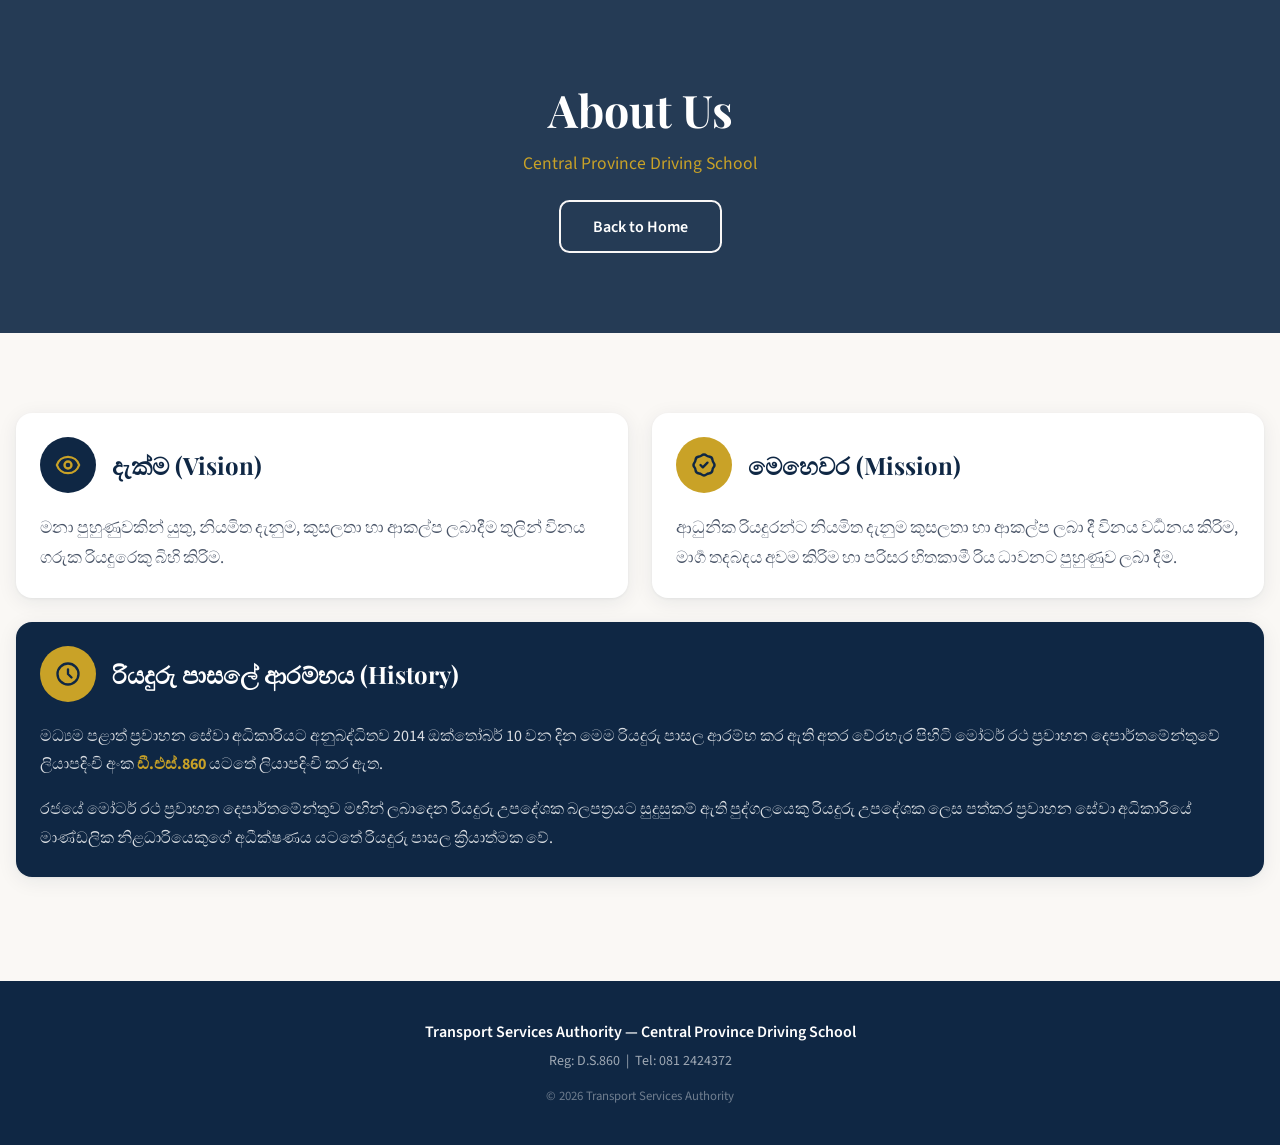
<file: about.html>
<!DOCTYPE html>
<html lang="en">
<head>
    <meta charset="UTF-8">
    <meta name="viewport" content="width=device-width, initial-scale=1.0">
    <title>About — Transport Services Authority</title>
    <link href="https://fonts.googleapis.com/css2?family=Playfair+Display:wght@400;600;700&family=Source+Sans+Pro:wght@300;400;600;700&display=swap" rel="stylesheet">
    <link rel="stylesheet" href="styles.css">
</head>
<body>

<!-- NAVIGATION BAR REMOVED -->

<section class="hero-gradient pattern-overlay" style="padding:5rem 1rem;text-align:center;position:relative;">
    <div style="position:absolute;inset:0;background:rgba(15,39,68,0.9);"></div>
    <div style="position:relative;z-index:2;">
        <h1 style="font-size:2.8rem;color:white;font-weight:700;" class="animate-fade-in-up">About Us</h1>
        <p style="color:var(--gold);font-size:1.1rem;margin-top:0.75rem;" class="animate-fade-in-up stagger-1">Central Province Driving School</p>
        
        <!-- Back to Home Button -->
        <div style="margin-top: 1.5rem;" class="animate-fade-in-up stagger-2">
            <a href="index.html" class="btn btn-outline btn-lg" style="color: white; border-color: rgb(249, 247, 247);">
                Back to Home
            </a>
            <!--a href="index.html" class="btn btn-outline btn-lg" style="color: white; border-color: white;">
                ← Previous page
            </a-->
        </div>
    </div>
</section>

<div class="py-20 max-w-7xl mx-auto px-4">

    <div class="grid-2 mb-6">
        <div class="card card-hover section-reveal">
            <div style="display:flex;align-items:center;gap:1rem;margin-bottom:1.25rem;">
                <div style="width:56px;height:56px;background:var(--navy);border-radius:50%;display:flex;align-items:center;justify-content:center;flex-shrink:0;">
                    <svg style="width:28px;height:28px;" fill="none" stroke="#c9a227" viewBox="0 0 24 24"><path stroke-linecap="round" stroke-linejoin="round" stroke-width="2" d="M15 12a3 3 0 11-6 0 3 3 0 016 0z"/><path stroke-linecap="round" stroke-linejoin="round" stroke-width="2" d="M2.458 12C3.732 7.943 7.523 5 12 5c4.478 0 8.268 2.943 9.542 7-1.274 4.057-5.064 7-9.542 7-4.477 0-8.268-2.943-9.542-7z"/></svg>
                </div>
                <h3 class="text-2xl font-bold text-navy">දැක්ම (Vision)</h3>
            </div>
            <p class="text-sage" style="line-height:1.8;font-size:1.05rem;">මනා පුහුණුවකින් යුතු, නියමිත දැනුම, කුසලතා හා ආකල්ප ලබාදීම තුලින් විනය ගරුක රියදුරෙකු බිහි කිරිම.</p>
        </div>

        <div class="card card-hover section-reveal">
            <div style="display:flex;align-items:center;gap:1rem;margin-bottom:1.25rem;">
                <div style="width:56px;height:56px;background:var(--gold);border-radius:50%;display:flex;align-items:center;justify-content:center;flex-shrink:0;">
                    <svg style="width:28px;height:28px;" fill="none" stroke="#0f2744" viewBox="0 0 24 24"><path stroke-linecap="round" stroke-linejoin="round" stroke-width="2" d="M9 12l2 2 4-4M7.835 4.697a3.42 3.42 0 001.946-.806 3.42 3.42 0 014.438 0 3.42 3.42 0 001.946.806 3.42 3.42 0 013.138 3.138 3.42 3.42 0 00.806 1.946 3.42 3.42 0 010 4.438 3.42 3.42 0 00-.806 1.946 3.42 3.42 0 01-3.138 3.138 3.42 3.42 0 00-1.946.806 3.42 3.42 0 01-4.438 0 3.42 3.42 0 00-1.946-.806 3.42 3.42 0 01-3.138-3.138 3.42 3.42 0 00-.806-1.946 3.42 3.42 0 010-4.438 3.42 3.42 0 00.806-1.946 3.42 3.42 0 013.138-3.138z"/></svg>
                </div>
                <h3 class="text-2xl font-bold text-navy">මෙහෙවර (Mission)</h3>
            </div>
            <p class="text-sage" style="line-height:1.8;font-size:1.05rem;">ආධුනික රියදුරන්ට නියමිත දැනුම කුසලතා හා ආකල්ප ලබා දී විනය වර්‍ධනය කිරිම, මාර්‍ග තදබදය අවම කිරිම හා පරිසර හිතකාමී රිය ධාවනට පුහුණුව ලබා දීම.</p>
        </div>
    </div>

    <div class="card section-reveal mb-6" style="background:var(--navy);">
        <div style="display:flex;align-items:center;gap:1rem;margin-bottom:1.25rem;">
            <div style="width:56px;height:56px;background:var(--gold);border-radius:50%;display:flex;align-items:center;justify-content:center;flex-shrink:0;">
                <svg style="width:28px;height:28px;" fill="none" stroke="#0f2744" viewBox="0 0 24 24"><path stroke-linecap="round" stroke-linejoin="round" stroke-width="2" d="M12 8v4l3 3m6-3a9 9 0 11-18 0 9 9 0 0118 0z"/></svg>
            </div>
            <h3 class="text-2xl font-bold text-white">රියදුරු පාසලේ ආරම්භය (History)</h3>
        </div>
        <p style="color:rgba(255,255,255,0.85);line-height:1.8;margin-bottom:1rem;">
            මධ්‍යම පළාත් ප්‍රවාහන සේවා අධිකාරියට අනුබද්ධිතව 2014 ඔක්තෝබර් 10 වන දින මෙම රියදුරු පාසල ආරම්භ කර ඇති අතර වේරහැර පිහිටි මෝටර් රථ ප්‍රවාහන දෙපාර්තමේන්තුවේ ලියාපදිංචි අංක <strong style="color:var(--gold);">ඩී.එස්.860</strong> යටතේ ලියාපදිංචි කර ඇත.
        </p>
        <p style="color:rgba(255,255,255,0.85);line-height:1.8;">
            රජයේ මෝටර් රථ ප්‍රවාහන දෙපාර්තමේන්තුව මඟින් ලබාදෙන රියදුරු උපදේශක බලපත්‍රයට සුදුසුකම් ඇති පුද්ගලයෙකු රියදුරු උපදේශක ලෙස පත්කර ප්‍රවාහන සේවා අධිකාරියේ මාණ්ඩලික නිළධාරියෙකුගේ අධීක්ෂණය යටතේ රියදුරු පාසල ක්‍රියාත්මක වේ.
        </p>
    </div>

</div>

<footer>
    <p style="font-weight:600;">Transport Services Authority — Central Province Driving School</p>
    <p style="color:rgba(255,255,255,0.6);font-size:0.875rem;margin-top:0.5rem;">Reg: D.S.860 &nbsp;|&nbsp; Tel: 081 2424372</p>
    <p style="color:rgba(255,255,255,0.4);font-size:0.8rem;margin-top:1rem;">&copy; 2026 Transport Services Authority</p>
</footer>

<div id="toast"><span id="toastMessage"></span></div>

<script>
function initScrollReveal() {
    var els = document.querySelectorAll('.section-reveal');
    var io = new IntersectionObserver(function(entries) {
        entries.forEach(function(e) { if(e.isIntersecting) { e.target.classList.add('visible'); io.unobserve(e.target); } });
    }, { threshold: 0.1 });
    els.forEach(function(el) { io.observe(el); });
}
document.addEventListener('DOMContentLoaded', initScrollReveal);
</script>
</body>
</html>
</file>
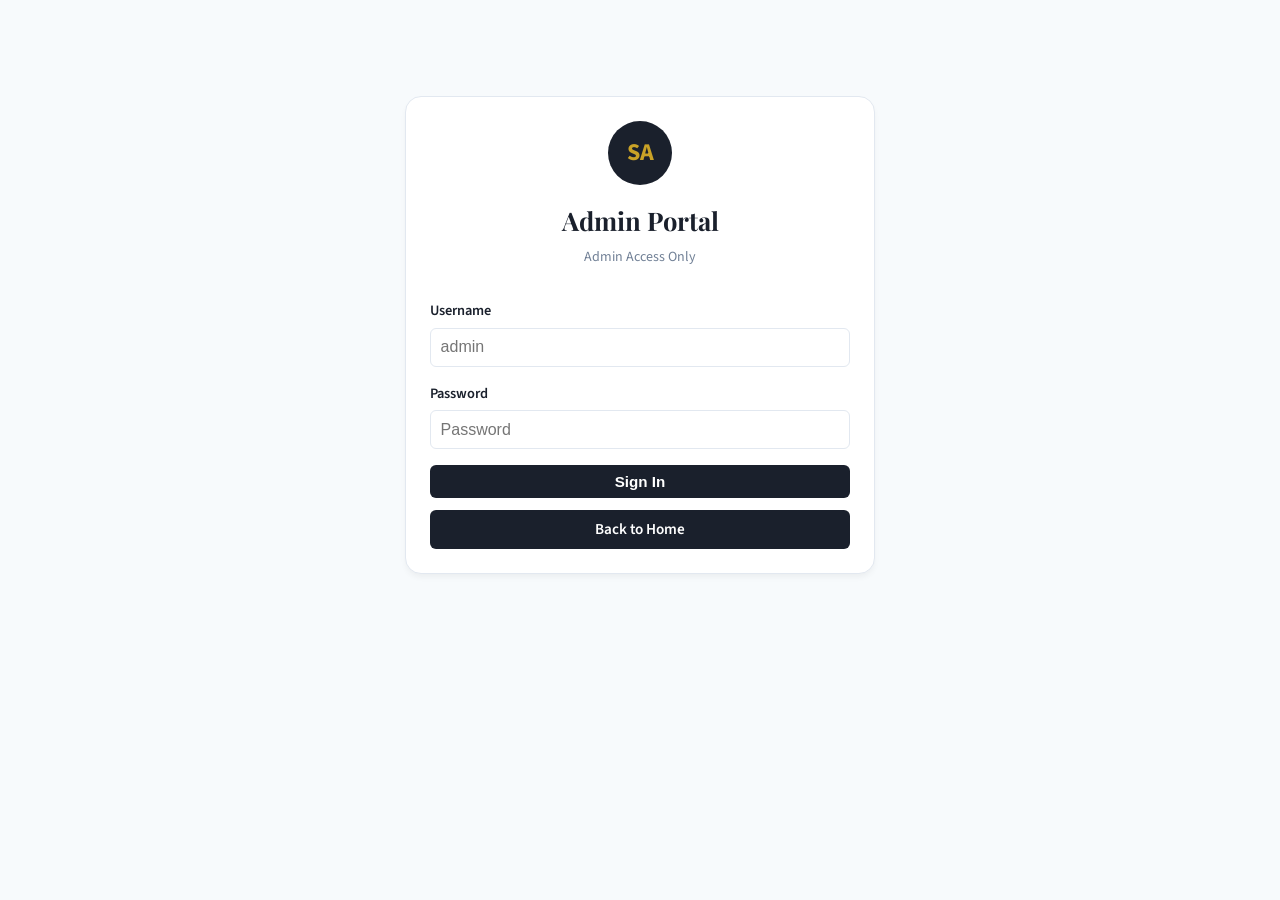
<file: admin.html>
<!DOCTYPE html>
<html lang="en">

<head>
    <meta charset="UTF-8">
    <meta name="viewport" content="width=device-width, initial-scale=1.0">
    <title>Admin Portal — Transport Services Authority</title>
    <link
        href="https://fonts.googleapis.com/css2?family=Playfair+Display:wght@400;600;700&family=Source+Sans+Pro:wght@300;400;600;700&display=swap"
        rel="stylesheet">
    <style>
        :root {
            --navy: #1a202c;
            --gold: #c9a227;
            --sage: #718096;
            --cream: #fffbf0;
            --border: #e2e8f0;
            --danger: #e53e3e;
            --success: #38a169;
        }

        body {
            font-family: 'Source Sans Pro', sans-serif;
            background: #f7fafc;
            color: var(--navy);
            margin: 0;
            line-height: 1.5
        }

        h1,
        h2,
        h3,
        h4,
        h5 {
            font-family: 'Playfair Display', serif;
            margin: 0 0 .5rem
        }

        .card {
            background: #fff;
            border-radius: 1rem;
            padding: 1.5rem;
            box-shadow: 0 4px 6px -1px rgba(0, 0, 0, .05);
            border: 1px solid var(--border);
            margin-bottom: 1rem
        }

        .btn {
            display: inline-flex;
            align-items: center;
            justify-content: center;
            padding: .5rem 1rem;
            border-radius: .375rem;
            font-weight: 600;
            cursor: pointer;
            border: none;
            transition: all .2s;
            font-size: .95rem;
            text-decoration: none;
            gap: .4rem
        }

        .btn-primary {
            background: var(--navy);
            color: #fff
        }

        .btn-primary:hover {
            background: #2d3748
        }

        .btn-secondary {
            background: var(--gold);
            color: #fff
        }

        .btn-outline {
            background: transparent;
            border: 1px solid var(--border);
            color: var(--navy)
        }

        .btn-danger {
            background: var(--danger);
            color: #fff
        }

        .btn-danger:hover {
            background: #c53030
        }

        .btn-full {
            width: 100%
        }

        .btn-sm {
            padding: .25rem .75rem;
            font-size: .85rem
        }

        .form-control {
            width: 100%;
            padding: .6rem;
            border: 1px solid var(--border);
            border-radius: .375rem;
            font-size: 1rem;
            box-sizing: border-box
        }

        .form-group {
            margin-bottom: 1rem
        }

        .form-group label {
            display: block;
            margin-bottom: .35rem;
            font-weight: 600;
            font-size: .9rem;
            color: var(--navy)
        }

        .text-sage {
            color: var(--sage)
        }

        .text-sm {
            font-size: .875rem
        }

        .text-xs {
            font-size: .75rem
        }

        .font-bold {
            font-weight: 700
        }

        .grid-2 {
            display: grid;
            grid-template-columns: repeat(auto-fit, minmax(300px, 1fr));
            gap: 1.5rem
        }

        .form-grid {
            display: grid;
            grid-template-columns: repeat(auto-fit, minmax(200px, 1fr));
            gap: 1rem
        }

        .table-wrap {
            overflow-x: auto
        }

        .data-table {
            width: 100%;
            border-collapse: collapse;
            min-width: 600px
        }

        .data-table th {
            text-align: left;
            padding: .75rem;
            background: var(--cream);
            border-bottom: 2px solid var(--border);
            font-size: .85rem;
            color: var(--navy)
        }

        .data-table td {
            padding: .75rem;
            border-bottom: 1px solid var(--border);
            font-size: .9rem
        }

        .badge {
            display: inline-block;
            padding: .25em .6em;
            font-size: .75rem;
            font-weight: 700;
            border-radius: 10rem;
            line-height: 1
        }

        .badge-success {
            background: #c6f6d5;
            color: #22543d
        }

        .badge-warning {
            background: #feebc8;
            color: #744210
        }

        .badge-danger {
            background: #fed7d7;
            color: #742a2a
        }

        .badge-info {
            background: #bee3f8;
            color: #2a4365
        }

        .badge-gray {
            background: #e2e8f0;
            color: #4a5568
        }

        .badge-purple {
            background: #e9d8fd;
            color: #44337a
        }

        .portal-page {
            max-width: 1200px;
            margin: 0 auto;
            padding: 2rem 1rem
        }

        .login-card {
            max-width: 420px;
            margin: 4rem auto
        }

        .portal-header {
            display: flex;
            justify-content: space-between;
            align-items: center;
            margin-bottom: 1.5rem;
            padding-bottom: 1rem;
            border-bottom: 1px solid var(--border)
        }

        .tabs {
            display: flex;
            gap: .5rem;
            overflow-x: auto;
            margin-bottom: 1.5rem;
            border-bottom: 1px solid var(--border);
            padding-bottom: .5rem
        }

        .tab-btn {
            background: none;
            border: none;
            padding: .5rem 1rem;
            color: var(--sage);
            font-weight: 600;
            cursor: pointer;
            border-radius: .375rem;
            white-space: nowrap
        }

        .tab-btn:hover {
            color: var(--navy);
            background: var(--cream)
        }

        .tab-btn.active {
            color: var(--navy);
            background: var(--cream);
            border-bottom: 2px solid var(--gold)
        }

        .tab-panel {
            display: none
        }

        .tab-panel.active {
            display: block
        }

        .modal-backdrop {
            position: fixed;
            top: 0;
            left: 0;
            width: 100%;
            height: 100%;
            background: rgba(0, 0, 0, .4);
            z-index: 998;
            display: none
        }

        .modal-box {
            position: fixed;
            top: 50%;
            left: 50%;
            transform: translate(-50%, -50%);
            background: #fff;
            padding: 2rem;
            border-radius: 1rem;
            z-index: 999;
            width: 90%;
            max-width: 620px;
            box-shadow: 0 20px 25px -5px rgba(0, 0, 0, .1);
            display: none;
            max-height: 90vh;
            overflow-y: auto
        }

        .hours-bar {
            height: 8px;
            background: #edf2f7;
            border-radius: 9999px;
            overflow: hidden;
            width: 100%
        }

        .hours-fill {
            height: 100%;
            border-radius: 9999px;
            background: var(--success)
        }

        .hours-fill.warning {
            background: var(--gold)
        }

        .hours-fill.danger {
            background: var(--danger)
        }

        .switch {
            position: relative;
            display: inline-block;
            width: 44px;
            height: 24px
        }

        .switch input {
            opacity: 0;
            width: 0;
            height: 0
        }

        .slider {
            position: absolute;
            cursor: pointer;
            top: 0;
            left: 0;
            right: 0;
            bottom: 0;
            background: #cbd5e0;
            transition: .4s;
            border-radius: 24px
        }

        .slider:before {
            position: absolute;
            content: "";
            height: 18px;
            width: 18px;
            left: 3px;
            bottom: 3px;
            background: #fff;
            transition: .4s;
            border-radius: 50%
        }

        input:checked+.slider {
            background: var(--success)
        }

        input:checked+.slider:before {
            transform: translateX(20px)
        }

        .checkbox-group {
            display: flex;
            gap: 1.5rem;
            flex-wrap: wrap
        }

        .checkbox-item {
            display: flex;
            align-items: center;
            gap: .4rem;
            cursor: pointer;
            font-weight: 600;
            font-size: .95rem
        }

        .checkbox-item input[type=checkbox] {
            width: 18px;
            height: 18px;
            cursor: pointer;
            accent-color: var(--navy)
        }

        .manual-section {
            border: 2px solid var(--gold);
            border-radius: .75rem;
            padding: 1.25rem;
            margin-top: 1rem;
            background: #fffbf0
        }

        .manual-vehicle-card {
            background: #fff;
            border: 1px solid var(--border);
            border-radius: .5rem;
            padding: 1rem;
            margin-bottom: 1rem
        }

        .manual-row {
            display: flex;
            align-items: center;
            justify-content: space-between;
            padding: .5rem 0;
            border-bottom: 1px dashed var(--border)
        }

        .manual-row:last-child {
            border-bottom: none
        }

        .manual-input {
            width: 80px;
            padding: .3rem;
            border: 1px solid var(--border);
            border-radius: .25rem;
            text-align: right;
            font-weight: 700
        }

        .limit-btn {
            flex: 1;
            padding: .4rem;
            font-size: .8rem;
            border: 1px solid var(--border);
            background: #fff;
            color: var(--sage);
            cursor: pointer;
            border-radius: .25rem;
            font-weight: 600;
            text-align: center
        }

        .limit-btn.active {
            background: var(--navy);
            color: #fff;
            border-color: var(--navy)
        }

        .limit-btn.active-payout {
            background: var(--gold);
            color: #fff;
            border-color: var(--gold)
        }

        .exam-status-select {
            padding: .25rem;
            border-radius: .25rem;
            border: 1px solid var(--border);
            font-size: .85rem
        }

        .exam-card {
            border: 1px solid var(--border);
            border-radius: .5rem;
            padding: 1rem;
            background: #fff;
            margin-bottom: 1rem
        }

        .hidden {
            display: none !important
        }

        #toast {
            visibility: hidden;
            min-width: 250px;
            background: #333;
            color: #fff;
            text-align: center;
            border-radius: 4px;
            padding: 16px;
            position: fixed;
            z-index: 1000;
            left: 50%;
            bottom: 30px;
            transform: translateX(-50%);
            font-size: 15px
        }

        #toast.show {
            visibility: visible;
            animation: fadein .5s, fadeout .5s 2.5s
        }

        @keyframes fadein {
            from {
                bottom: 0;
                opacity: 0
            }

            to {
                bottom: 30px;
                opacity: 1
            }
        }

        @keyframes fadeout {
            from {
                bottom: 30px;
                opacity: 1
            }

            to {
                bottom: 0;
                opacity: 0
            }
        }
    </style>
</head>

<body>

    <!-- LOGIN -->
    <div id="loginScreen">
        <div class="portal-page">
            <div class="card login-card">
                <div style="text-align:center;margin-bottom:2rem;">
                    <div
                        style="width:64px;height:64px;border-radius:50%;background:var(--navy);margin:0 auto 1rem;display:flex;align-items:center;justify-content:center;color:var(--gold);font-size:1.5rem;font-weight:bold;">
                        SA</div>
                    <h2 style="font-size:1.6rem;font-weight:700;">Admin Portal</h2>
                    <p class="text-sage text-sm" style="margin-top:.25rem;">Admin Access Only</p>
                </div>
                <div class="form-group"><label>Username</label><input type="text" id="loginUser" class="form-control"
                        placeholder="admin"></div>
                <div class="form-group"><label>Password</label><input type="password" id="loginPass"
                        class="form-control" placeholder="Password"></div>
                <p id="loginError" style="color:var(--danger);font-size:.875rem;margin-bottom:.75rem;display:none;"></p>
                <button class="btn btn-primary btn-full" onclick="handleLogin()" style="margin-bottom:.75rem;">Sign
                    In</button>
                <a href="index.html" class="btn btn-primary btn-full"
                    style="display: flex; align-items: center; justify-content: center; text-decoration: none; padding: 0.5rem 1rem; box-sizing: border-box;">Back
                    to Home</a>
            </div>
        </div>
    </div>

    <!-- DASHBOARD -->
    <div id="portalDashboard" style="display:none;">
        <div class="portal-page">
            <div class="portal-header">
                <div style="display:flex;align-items:center;gap:1rem;">
                    <div
                        style="width:56px;height:56px;border-radius:50%;background:#e2e8f0;flex-shrink:0;border:2px solid var(--gold);display:flex;align-items:center;justify-content:center;font-size:1.6rem;">
                        🛡️</div>
                    <div>
                        <div style="font-size:1.1rem;font-weight:700;">Administrator</div>
                        <div style="font-size:.8rem;opacity:.75;">System Management</div>
                    </div>
                </div>
                <button class="btn btn-danger btn-sm" onclick="logout()">Sign Out</button>
            </div>

            <div class="tabs">
                <button class="tab-btn active" onclick="switchTab('dashboard',this)">Dashboard</button>
                <button class="tab-btn" onclick="switchTab('students',this)">Students</button>
                <button class="tab-btn" onclick="switchTab('timetable',this)">Timetable</button>
                <button class="tab-btn" onclick="switchTab('exams',this)">Exams &amp; Results</button>
                <button class="tab-btn" onclick="switchTab('messages',this)">Send Message</button>
                <button class="tab-btn" onclick="switchTab('vehicles',this)">Vehicle Categories</button>
                <button class="tab-btn" onclick="window.location.href='ann.html'">Announcements</button>
                <button class="tab-btn" onclick="window.location.href='doc.html'">Documents</button>
                <button class="tab-btn" onclick="window.location.href='admin_panel.html'">Registrations</button>
                <button class="tab-btn" onclick="window.location.href='fees.html'">Fees</button>
                <button class="tab-btn" onclick="window.location.href='adminpanel.html'">Instructors</button>
            </div>

            <!-- DASHBOARD TAB -->
            <div class="tab-panel active" id="panelDashboard">
                <div class="grid-2">
                    <div class="card" style="text-align:center;">
                        <div id="statTotal" style="font-size:2.5rem;font-weight:700;color:var(--gold);">—</div>
                        <div class="text-sage text-sm">Total Students</div>
                    </div>
                    <div class="card" style="text-align:center;">
                        <div id="statActive" style="font-size:2.5rem;font-weight:700;color:var(--success);">—</div>
                        <div class="text-sage text-sm">Active Students</div>
                    </div>
                    <div class="card" style="text-align:center;">
                        <div id="statBookings" style="font-size:2.5rem;font-weight:700;color:var(--navy);">—</div>
                        <div class="text-sage text-sm">Total Bookings</div>
                    </div>
                    <div class="card" style="text-align:center;">
                        <div id="statFeedback" style="font-size:2.5rem;font-weight:700;color:var(--gold);">—</div>
                        <div class="text-sage text-sm">Reviews</div>
                    </div>
                </div>
                <div class="card">
                    <h4 class="font-bold" style="margin-bottom:1rem;">📊 Student Hours Summary</h4>
                    <div style="display:flex;gap:.75rem;flex-wrap:wrap;margin-bottom:.75rem;">
                        <input type="text" id="hoursSearch" class="form-control" placeholder="Search name or NIC…"
                            oninput="renderHoursTable()" style="max-width:260px;">
                        <select id="hoursVehicleFilter" class="form-control" style="max-width:220px;"
                            onchange="renderHoursTable()">
                            <option value="">All Vehicles</option>
                        </select>
                    </div>
                    <div id="allHoursTable"></div>
                </div>
            </div>

            <!-- STUDENTS TAB -->
            <div class="tab-panel" id="panelStudents">
                <div
                    style="display:flex;justify-content:space-between;align-items:center;flex-wrap:wrap;gap:1rem;margin-bottom:1.5rem;">
                    <h4 class="font-bold text-xl">Student Records</h4>
                    <button class="btn btn-primary" onclick="openAddStudent()">+ Add Student</button>
                </div>
                <input type="text" id="studentSearch" class="form-control" placeholder="Search by name, NIC, or phone…"
                    oninput="renderStudentsTable()" style="max-width:360px;margin-bottom:1rem;">
                <div class="table-wrap">
                    <table class="data-table">
                        <thead>
                            <tr>
                                <th>Status</th>
                                <th>Photo</th>
                                <th>Name</th>
                                <th>NIC</th>
                                <th>Phone</th>
                                <th>Vehicles</th>
                                <th>Hours</th>
                                <th>Actions</th>
                            </tr>
                        </thead>
                        <tbody id="studentsTableBody"></tbody>
                    </table>
                </div>
            </div>

            <!-- TIMETABLE TAB -->
            <div class="tab-panel" id="panelTimetable">
                <div class="card">
                    <h4 class="font-bold" style="margin-bottom:1rem;">Create Time Slot</h4>
                    <div style="display:flex;gap:1rem;flex-wrap:wrap;align-items:flex-end;">
                        <div class="form-group" style="flex:1;min-width:150px;margin-bottom:0;">
                            <label>Date</label><input type="date" id="newSlotDate" class="form-control"></div>
                        <div class="form-group" style="flex:1;min-width:130px;margin-bottom:0;"><label>Start
                                Time</label><input type="time" id="newSlotStart" class="form-control"></div>
                        <div class="form-group" style="flex:1;min-width:130px;margin-bottom:0;"><label>End
                                Time</label><input type="time" id="newSlotEnd" class="form-control"></div>
                        <div class="form-group" style="flex:1;min-width:160px;margin-bottom:0;">
                            <label>Vehicle</label><select id="newSlotVehicle" class="form-control"></select></div>
                        <div class="form-group" style="width:100px;min-width:100px;margin-bottom:0;">
                            <label>Capacity</label><input type="number" id="newSlotCapacity" class="form-control"
                                value="4" min="1" max="20"></div>
                        <button class="btn btn-primary" onclick="addTimeSlot()">Add Slot</button>
                    </div>
                    <div id="adminSlotsList" style="margin-top:1.5rem;"></div>
                </div>
                <div class="card">
                    <h4 class="font-bold" style="margin-bottom:1rem;">📋 Booking Breakdown</h4>
                    <div style="display:flex;gap:.75rem;flex-wrap:wrap;margin-bottom:1rem;">
                        <select id="bdVehicle" class="form-control" style="max-width:220px;"
                            onchange="renderBreakdown()"></select>
                        <input type="date" id="bdDate" class="form-control" style="max-width:180px;"
                            oninput="renderBreakdown()">
                    </div>
                    <div id="adminSlotBreakdown"></div>
                </div>
            </div>

            <!-- EXAMS TAB -->
            <div class="tab-panel" id="panelExams">
                <div class="card">
                    <h4 class="font-bold" style="margin-bottom:1rem;">📝 Manage Results &amp; Exam Dates</h4>
                    <input type="text" id="examSearch" class="form-control" placeholder="Search by name or NIC…"
                        oninput="renderExamList()" style="max-width:360px;margin-bottom:1rem;">
                    <div id="examListContainer"></div>
                </div>
            </div>

            <!-- MESSAGES TAB -->
            <div class="tab-panel" id="panelMessages">
                <div class="grid-2">
                    <div class="card">
                        <h4 class="font-bold" style="margin-bottom:1rem;">📨 Compose Message</h4>
                        <div class="form-group"><label>Title</label><input type="text" id="msgTitle"
                                class="form-control" placeholder="e.g. Important Notice" oninput="updatePreview()">
                        </div>
                        <div class="form-group">
                            <label>Recipients</label>
                            <div style="display:flex;gap:.75rem;margin-bottom:.75rem;">
                                <select id="msgVehicleFilter" class="form-control" onchange="populateRecipients()">
                                    <option value="">All Students</option>
                                </select>
                                <button class="btn btn-outline btn-sm" onclick="selectAllRecipients()">All</button>
                                <button class="btn btn-outline btn-sm" onclick="clearRecipients()">Clear</button>
                            </div>
                            <div id="recipientPool"
                                style="max-height:200px;overflow-y:auto;border:1px solid var(--border);padding:.5rem;border-radius:.375rem;">
                            </div>
                        </div>
                        <div class="form-group"><label>Message</label><textarea id="msgBody" class="form-control"
                                rows="5" placeholder="Type your message…" oninput="updatePreview()"></textarea></div>
                        <button class="btn btn-primary btn-full" onclick="sendMessage()">Send Message</button>
                    </div>
                    <div class="card">
                        <h4 class="font-bold" style="margin-bottom:.75rem;">Preview</h4>
                        <div
                            style="background:#f7fafc;border:1px solid var(--border);padding:1rem;border-radius:.5rem;">
                            <div
                                style="border-bottom:1px solid var(--border);padding-bottom:.5rem;margin-bottom:.5rem;font-weight:700;color:var(--gold);">
                                <span id="previewTitle">Message Title</span>
                                <div style="font-size:.75rem;color:var(--sage);font-weight:400;margin-top:4px;">From:
                                    Administrator</div>
                            </div>
                            <div id="previewBody" style="white-space:pre-wrap;color:var(--navy);">Content here…</div>
                        </div>
                        <div id="msgSuccess"
                            style="display:none;margin-top:1rem;padding:1rem;background:#c6f6d5;color:#22543d;border-radius:.5rem;text-align:center;">
                            ✅ Sent!</div>
                    </div>
                </div>
            </div>

            <!-- VEHICLES TAB -->
            <div class="tab-panel" id="panelVehicles">
                <div class="card">
                    <h4 class="font-bold" style="margin-bottom:.5rem;">Manage Vehicle Categories</h4>
                    <p class="text-sage text-sm" style="margin-bottom:1.5rem;">Add new categories here — they appear
                        everywhere automatically.</p>
                    <div style="display:flex;gap:1rem;align-items:flex-end;margin-bottom:1.5rem;flex-wrap:wrap;">
                        <div class="form-group" style="flex:1;min-width:180px;margin-bottom:0;">
                            <label>Vehicle Code</label><input type="text" id="newVehCode" class="form-control"
                                placeholder="e.g. truck">
                            <div class="text-xs text-sage" style="margin-top:3px;">Lowercase, no spaces</div>
                        </div>
                        <div class="form-group" style="flex:2;min-width:220px;margin-bottom:0;"><label>Display
                                Label</label><input type="text" id="newVehLabel" class="form-control"
                                placeholder="e.g. 🚚 Heavy Truck (C)"></div>
                        <button class="btn btn-primary" onclick="addVehicle()">+ Add</button>
                    </div>
                    <div class="table-wrap">
                        <table class="data-table">
                            <thead>
                                <tr>
                                    <th>Code</th>
                                    <th>Label</th>
                                    <th>Actions</th>
                                </tr>
                            </thead>
                            <tbody id="vehicleTableBody"></tbody>
                        </table>
                    </div>
                </div>
            </div>
        </div>
    </div>

    <!-- STUDENT MODAL -->
    <div id="modalBg" class="modal-backdrop" onclick="closeModal()"></div>
    <div id="studentModal" class="modal-box">
        <div style="display:flex;justify-content:space-between;align-items:center;margin-bottom:1.5rem;">
            <h3 id="modalTitle" class="font-bold">Add Student</h3>
            <button onclick="closeModal()"
                style="background:none;border:none;cursor:pointer;font-size:1.5rem;color:var(--sage);">✕</button>
        </div>
        <!-- Photo -->
        <div style="text-align:center;margin-bottom:1rem;">
            <div style="width:100px;height:100px;border-radius:50%;overflow:hidden;background:#e2e8f0;border:3px solid var(--gold);margin:0 auto .75rem;display:flex;align-items:center;justify-content:center;font-size:2.5rem;"
                id="modalPhotoPreview">👤</div>
            <label style="cursor:pointer;">
                <input type="file" id="modalPhotoInput" accept="image/*" style="display:none;"
                    onchange="previewModalPhoto(event)">
                <span class="btn btn-outline btn-sm">Upload Photo</span>
            </label>
        </div>
        <div class="form-grid">
            <div class="form-group"><label>Reg Date</label><input type="date" id="mRegDate" class="form-control"></div>
            <div class="form-group"><label>NIC / ID *</label><input type="text" id="mNic" class="form-control"
                    placeholder="NIC or Passport No."></div>
            <div class="form-group"><label>Password (blank = s+phone)</label><input type="text" id="mPassword"
                    class="form-control" placeholder="Leave blank for default"></div>
            <div class="form-group"><label>Last Name *</label><input type="text" id="mLastName" class="form-control">
            </div>
            <div class="form-group"><label>Other Names</label><input type="text" id="mOtherNames" class="form-control">
            </div>
            <div class="form-group"><label>Name with Initials *</label><input type="text" id="mNameInit"
                    class="form-control"></div>
            <div class="form-group"><label>Gender</label><select id="mGender" class="form-control">
                    <option value="">Select</option>
                    <option value="male">Male</option>
                    <option value="female">Female</option>
                </select></div>
            <div class="form-group"><label>Phone *</label><input type="tel" id="mPhone" class="form-control"
                    placeholder="07X XXXXXXX"></div>
            <div class="form-group"><label>Address</label><input type="text" id="mAddress" class="form-control"></div>
            <div class="form-group"><label>Blood Group</label><select id="mBlood" class="form-control">
                    <option value="">Unknown</option>
                    <option>A+</option>
                    <option>A-</option>
                    <option>B+</option>
                    <option>B-</option>
                    <option>AB+</option>
                    <option>AB-</option>
                    <option>O+</option>
                    <option>O-</option>
                </select></div>
        </div>
        <div class="form-group" style="margin-top:.5rem;">
            <label style="font-weight:700;margin-bottom:.5rem;display:block;">License Categories *</label>
            <div class="checkbox-group" id="modalVehicleCheckboxes"></div>
        </div>
        <!-- Manual hours (edit only) -->
        <div id="manualHoursSection" class="manual-section hidden">
            <h4 style="margin-bottom:.25rem;font-weight:700;">🕐 Manual Hours &amp; Limits</h4>
            <p class="text-sage text-xs" style="margin-bottom:1rem;">Adjust hours, deductions, or switch the limit
                between 17h (normal) and 10h (re-paid).</p>
            <div id="manualHoursInputs"></div>
        </div>
        <input type="hidden" id="mEditId" value="">
        <div style="display:flex;gap:.75rem;margin-top:1.25rem;">
            <button class="btn btn-primary" onclick="saveStudent()">Save Student</button>
            <button class="btn btn-outline" onclick="closeModal()">Cancel</button>
        </div>
    </div>

    <div id="toast"><span id="toastMsg"></span></div>

    <script>
        // CRITICAL FIX: Set the correct API path for your cptsa_backend folder
        // window.API_BASE = '/cptsa_backend/api';
        window.API_BASE = '/api';
    </script>
    <script src="api_client.js"></script>
    <script>
        var students = [];
        var vehicleList = [];
        var vehicleMap = {};

        // ... rest of your JavaScript code stays the same ...
        var vehicleList = [];  // [{id,label}]
        var vehicleMap = {};

        function showToast(msg) {
            var t = document.getElementById('toast');
            document.getElementById('toastMsg').textContent = msg;
            t.className = 'show';
            setTimeout(() => { t.className = ''; }, 3000);
        }
        function vLabel(id) { return vehicleMap[id] || id; }

        // ── AUTH ─────────────────────────────────────────────────
        async function handleLogin() {
            var u = document.getElementById('loginUser').value.trim();
            var p = document.getElementById('loginPass').value.trim();
            var e = document.getElementById('loginError');
            e.style.display = 'none';
            try {
                await CPTSA.Auth.adminLogin(u, p);
                await showPortal();
            } catch (err) { e.textContent = err.message; e.style.display = 'block'; }
        }
        document.addEventListener('keydown', ev => {
            if (ev.key === 'Enter' && document.getElementById('loginScreen').style.display !== 'none') handleLogin();
        });
        async function logout() {
            await CPTSA.Auth.logout().catch(() => { });
            document.getElementById('portalDashboard').style.display = 'none';
            document.getElementById('loginScreen').style.display = '';
        }

        async function showPortal() {
            document.getElementById('loginScreen').style.display = 'none';
            document.getElementById('portalDashboard').style.display = 'block';
            vehicleList = await CPTSA.Vehicles.list();
            vehicleList.forEach(v => { vehicleMap[v.id] = v.label; });
            populateVehicleDropdowns();
            await Promise.all([renderDashboard(), renderStudentsTable(), renderAdminTimetable(), renderVehicleTable(), populateRecipients()]);
        }

        function switchTab(name, btn) {
            document.querySelectorAll('.tab-panel').forEach(p => p.classList.remove('active'));
            document.querySelectorAll('.tab-btn').forEach(b => b.classList.remove('active'));
            document.getElementById('panel' + name.charAt(0).toUpperCase() + name.slice(1)).classList.add('active');
            if (btn) btn.classList.add('active');
            if (name === 'timetable') { renderAdminTimetable(); renderBreakdown(); }
            if (name === 'vehicles') renderVehicleTable();
            if (name === 'exams') renderExamList();
            if (name === 'messages') populateRecipients();
            if (name === 'students') renderStudentsTable();
            if (name === 'dashboard') renderDashboard();
        }

        function populateVehicleDropdowns() {
            var opts = vehicleList.map(v => `<option value="${v.id}">${v.label}</option>`).join('');
            var allOpts = '<option value="">All Vehicles</option>' + opts;
            ['hoursVehicleFilter', 'newSlotVehicle', 'bdVehicle', 'msgVehicleFilter'].forEach(id => {
                var el = document.getElementById(id);
                if (el) el.innerHTML = id === 'newSlotVehicle' ? opts : allOpts;
            });
            rebuildModalCheckboxes();
        }

        // ── DASHBOARD ────────────────────────────────────────────
        async function renderDashboard() {
            try {
                var stats = await CPTSA.Settings.stats();
                document.getElementById('statTotal').textContent = stats.total_students;
                document.getElementById('statActive').textContent = stats.active_students;
                document.getElementById('statBookings').textContent = stats.total_bookings;
                document.getElementById('statFeedback').textContent = stats.total_feedback;
            } catch { }
            renderHoursTable();
        }

        async function renderHoursTable() {
            var search = document.getElementById('hoursSearch')?.value?.toLowerCase() || '';
            var vFilter = document.getElementById('hoursVehicleFilter')?.value || '';
            var cont = document.getElementById('allHoursTable');

            try {
                var sList = await CPTSA.Students.list(search);
                var rows = [];
                sList.forEach(s => {
                    var hrs = s.hours || [];
                    (vFilter ? hrs.filter(h => h.vehicle_id === vFilter) : hrs).forEach(h => {
                        var label = vLabel(h.vehicle_id);
                        var pct = Math.min(100, (h.used / h.limit) * 100);
                        var cls = pct < 60 ? '' : pct < 90 ? 'warning' : 'danger';
                        var status = h.used >= h.limit && !h.extra_paid
                            ? `<button class="btn btn-primary btn-sm" onclick="payRestart(${s.id},'${h.vehicle_id}')">Pay &amp; Restart</button>`
                            : `<span class="badge ${h.extra_paid ? 'badge-warning' : 'badge-success'}">${h.extra_paid ? '10h Paid' : 'Active'}</span>`;
                        rows.push(`<tr>
                    <td style="font-weight:600;">${s.name_init || s.last_name || '—'}</td>
                    <td>${s.nic}</td>
                    <td><span class="badge badge-info">${label}</span></td>
                    <td><div style="display:flex;align-items:center;gap:.5rem;">
                        <div class="hours-bar" style="flex:1;"><div class="hours-fill ${cls}" style="width:${pct}%;"></div></div>
                        <span style="font-size:.85rem;font-weight:600;">${h.used}h/${h.limit}h</span>
                    </div>
                    <div style="font-size:.75rem;color:var(--sage);">Bookings:${h.booking_hrs}h | Man:+${h.manual_hrs}h | Ded:-${h.deduction_hrs}h</div></td>
                    <td style="font-weight:600;">${h.remaining}h</td>
                    <td>${status}</td>
                </tr>`);
                    });
                });
                cont.innerHTML = rows.length
                    ? `<div class="table-wrap"><table class="data-table"><thead><tr><th>Student</th><th>NIC</th><th>Vehicle</th><th>Hours Used</th><th>Remaining</th><th>Status</th></tr></thead><tbody>${rows.join('')}</tbody></table></div>`
                    : '<p class="text-sage">No results.</p>';
            } catch (e) { cont.innerHTML = `<p style="color:var(--danger)">Error: ${e.message}</p>`; }
        }

        async function payRestart(id, vehicle) {
            if (!confirm('Confirm payment? Limit resets to 10h for this vehicle.')) return;
            try {
                await CPTSA.Students.payRestart(id, vehicle);
                showToast('✅ Restarted with 10h.');
                renderHoursTable();
                renderStudentsTable();
            } catch (e) { showToast('Error: ' + e.message); }
        }

        // ── STUDENTS TABLE ────────────────────────────────────────
        async function renderStudentsTable() {
            var search = document.getElementById('studentSearch')?.value || '';
            var tbody = document.getElementById('studentsTableBody');
            try {
                students = await CPTSA.Students.list(search);
                tbody.innerHTML = students.map(s => {
                    var isActive = s.status === 'active';
                    var photos = s.photo_url ? `<img src="${s.photo_url}" style="width:36px;height:36px;border-radius:50%;object-fit:cover;border:2px solid var(--gold);">` : `<div style="width:36px;height:36px;border-radius:50%;background:#e2e8f0;display:flex;align-items:center;justify-content:center;font-size:1.1rem;">👤</div>`;
                    var vBadges = (s.vehicles || []).map(v => `<span class="badge badge-info" style="margin-right:2px;">${vLabel(v)}</span>`).join('');
                    var hBadges = (s.hours || []).map(h => {
                        var cls = h.used >= h.limit ? 'badge-danger' : h.used > h.limit * .7 ? 'badge-warning' : 'badge-success';
                        return `<span class="badge ${cls}">${vLabel(h.vehicle_id)}: ${h.used}/${h.limit}h</span>`;
                    }).join(' ');
                    return `<tr>
                <td><label class="switch"><input type="checkbox" ${isActive ? 'checked' : ''} onchange="toggleStatus(${s.id}, this)"><span class="slider"></span></label></td>
                <td>${photos}</td>
                <td style="font-weight:600;">${s.name_init || s.last_name || '—'}</td>
                <td>${s.nic || '—'}</td><td>${s.phone || '—'}</td>
                <td>${vBadges}</td><td>${hBadges}</td>
                <td style="display:flex;gap:.4rem;flex-wrap:wrap;">
                    <button class="btn btn-secondary btn-sm" onclick="openEditStudent(${s.id})">Edit</button>
                    <button class="btn btn-danger btn-sm" onclick="deleteStudent(${s.id})">Delete</button>
                </td>
            </tr>`;
                }).join('');
            } catch (e) { tbody.innerHTML = `<tr><td colspan="8" style="color:var(--danger);">Error: ${e.message}</td></tr>`; }
        }

        async function toggleStatus(id, cb) {
            try {
                var res = await CPTSA.Students.toggleStatus(id);
                showToast(res.status === 'active' ? 'Student activated.' : 'Student deactivated.');
                renderStudentsTable();
            } catch (e) { showToast('Error: ' + e.message); cb.checked = !cb.checked; }
        }

        async function deleteStudent(id) {
            var s = students.find(x => x.id === id);
            if (!confirm(`Delete ${s?.name_init || 'this student'}? This cannot be undone.`)) return;
            try {
                await CPTSA.Students.delete(id);
                showToast('Student deleted.');
                renderStudentsTable();
                renderDashboard();
            } catch (e) { showToast('Error: ' + e.message); }
        }

        // ── MODAL ────────────────────────────────────────────────
        function rebuildModalCheckboxes() {
            document.getElementById('modalVehicleCheckboxes').innerHTML = vehicleList.map(v =>
                `<label class="checkbox-item"><input type="checkbox" class="vehicle-cb" value="${v.id}"> ${v.label}</label>`
            ).join('');
            document.querySelectorAll('.vehicle-cb').forEach(cb =>
                cb.addEventListener('change', () => refreshManualSection())
            );
        }

        function openAddStudent() {
            document.getElementById('modalTitle').textContent = 'Add Student';
            document.getElementById('mEditId').value = '';
            ['mNic', 'mPassword', 'mLastName', 'mOtherNames', 'mNameInit', 'mPhone', 'mAddress'].forEach(id => document.getElementById(id).value = '');
            document.getElementById('mGender').value = '';
            document.getElementById('mBlood').value = '';
            document.getElementById('mRegDate').value = new Date().toISOString().split('T')[0];
            document.querySelectorAll('.vehicle-cb').forEach(cb => cb.checked = false);
            document.getElementById('manualHoursSection').classList.add('hidden');
            document.getElementById('modalPhotoPreview').innerHTML = '👤';
            document.getElementById('modalPhotoInput').value = '';
            document.getElementById('modalBg').style.display = 'block';
            document.getElementById('studentModal').style.display = 'block';
        }

        function openEditStudent(id) {
            var s = students.find(x => x.id === id);
            if (!s) return;
            document.getElementById('modalTitle').textContent = 'Edit Student';
            document.getElementById('mEditId').value = id;
            document.getElementById('mNic').value = s.nic || '';
            document.getElementById('mPassword').value = '';
            document.getElementById('mLastName').value = s.last_name || '';
            document.getElementById('mOtherNames').value = s.other_names || '';
            document.getElementById('mNameInit').value = s.name_init || '';
            document.getElementById('mGender').value = s.gender || '';
            document.getElementById('mPhone').value = s.phone || '';
            document.getElementById('mAddress').value = s.address || '';
            document.getElementById('mBlood').value = s.blood_group || '';
            document.getElementById('mRegDate').value = s.reg_date || '';

            document.querySelectorAll('.vehicle-cb').forEach(cb => {
                cb.checked = (s.vehicles || []).includes(cb.value);
            });
            if (s.photo_url) {
                document.getElementById('modalPhotoPreview').innerHTML = `<img src="${s.photo_url}" style="width:100%;height:100%;object-fit:cover;">`;
            } else {
                document.getElementById('modalPhotoPreview').innerHTML = '👤';
            }
            refreshManualSection(s);
            document.getElementById('modalBg').style.display = 'block';
            document.getElementById('studentModal').style.display = 'block';
        }

        function refreshManualSection(s) {
            var sec = document.getElementById('manualHoursSection');
            var cont = document.getElementById('manualHoursInputs');
            var isEdit = !!document.getElementById('mEditId').value;
            if (!isEdit) { sec.classList.add('hidden'); return; }

            var selected = Array.from(document.querySelectorAll('.vehicle-cb:checked')).map(cb => cb.value);
            if (!selected.length) { sec.classList.add('hidden'); return; }
            sec.classList.remove('hidden');

            cont.innerHTML = selected.map(vid => {
                var h = s ? (s.hours || []).find(h => h.vehicle_id === vid) : null;
                var manual = h?.manual_hrs || 0;
                var deduct = h?.deduction_hrs || 0;
                var ep = h?.extra_paid || false;
                var limit = ep ? 10 : 17;
                return `<div class="manual-vehicle-card">
            <div style="font-weight:700;margin-bottom:.5rem;">${vLabel(vid)}</div>
            <div class="manual-row"><span style="font-size:.85rem;color:var(--sage);">From Bookings</span><span>${h?.booking_hrs || 0}h</span></div>
            <div class="manual-row" style="align-items:center;"><span style="font-size:.85rem;color:var(--danger);">Deduction</span><input type="number" class="manual-input" id="deduct_${vid}" value="${deduct || ''}" placeholder="0.0" step="0.5" min="0" oninput="previewTotal('${vid}')"></div>
            <div class="manual-row" style="align-items:center;"><span style="font-size:.85rem;">Manual Add (+)</span><input type="number" class="manual-input" id="manual_${vid}" value="${manual || ''}" placeholder="0.0" step="0.5" min="0" oninput="previewTotal('${vid}')"></div>
            <div style="margin-top:.5rem;font-size:.8rem;font-weight:600;color:var(--sage);">Limit:</div>
            <div style="display:flex;gap:.5rem;margin-top:.25rem;">
                <div id="btn17_${vid}" class="limit-btn ${!ep ? 'active' : ''}" onclick="setLimit('${vid}',17)">17h Normal</div>
                <div id="btn10_${vid}" class="limit-btn ${ep ? 'active active-payout' : ''}" onclick="setLimit('${vid}',10)">10h Paid</div>
            </div>
            <div style="margin-top:.5rem;font-weight:700;" id="totalRow_${vid}">Total: ${((h?.booking_hrs || 0) - (deduct || 0) + (manual || 0)).toFixed(1)}h / ${limit}h</div>
        </div>`;
            }).join('');
        }

        function setLimit(vid, n) {
            var b17 = document.getElementById('btn17_' + vid);
            var b10 = document.getElementById('btn10_' + vid);
            if (n === 10) { b17.className = 'limit-btn'; b10.className = 'limit-btn active active-payout'; }
            else { b10.className = 'limit-btn'; b17.className = 'limit-btn active'; }
            previewTotal(vid);
        }

        function previewTotal(vid) {
            var s = students.find(x => x.id === parseInt(document.getElementById('mEditId').value));
            var h = s ? (s.hours || []).find(h => h.vehicle_id === vid) : null;
            var bk = h?.booking_hrs || 0;
            var ded = parseFloat(document.getElementById('deduct_' + vid)?.value) || 0;
            var man = parseFloat(document.getElementById('manual_' + vid)?.value) || 0;
            var ep = document.getElementById('btn10_' + vid)?.classList.contains('active-payout');
            var lim = ep ? 10 : 17;
            var tot = Math.max(0, bk - ded + man).toFixed(1);
            var row = document.getElementById('totalRow_' + vid);
            if (row) row.textContent = `Total: ${tot}h / ${lim}h`;
        }

        function previewModalPhoto(e) {
            var file = e.target.files[0]; if (!file) return;
            var reader = new FileReader();
            reader.onload = ev => {
                document.getElementById('modalPhotoPreview').innerHTML = `<img src="${ev.target.result}" style="width:100%;height:100%;object-fit:cover;">`;
            };
            reader.readAsDataURL(file);
        }

        async function saveStudent() {
            var nic = document.getElementById('mNic').value.trim();
            var phone = document.getElementById('mPhone').value.trim();
            var lName = document.getElementById('mLastName').value.trim();
            if (!nic || !lName || !phone) { showToast('NIC, Last Name and Phone are required.'); return; }

            var selected = Array.from(document.querySelectorAll('.vehicle-cb:checked')).map(cb => cb.value);
            if (!selected.length) { showToast('Please select at least one license category.'); return; }

            var editId = document.getElementById('mEditId').value;

            var data = {
                nic, last_name: lName,
                other_names: document.getElementById('mOtherNames').value.trim(),
                name_init: document.getElementById('mNameInit').value.trim() || lName,
                gender: document.getElementById('mGender').value,
                phone,
                address: document.getElementById('mAddress').value.trim(),
                blood: document.getElementById('mBlood').value,
                reg_date: document.getElementById('mRegDate').value,
                vehicles: selected,
            };
            var pw = document.getElementById('mPassword').value.trim();
            if (pw) data.password = pw;

            // Collect manual hours
            if (editId) {
                data.manual_hours_map = {};
                data.deduction_map = {};
                data.extra_paid_map = {};
                selected.forEach(vid => {
                    data.manual_hours_map[vid] = parseFloat(document.getElementById('manual_' + vid)?.value) || 0;
                    data.deduction_map[vid] = parseFloat(document.getElementById('deduct_' + vid)?.value) || 0;
                    data.extra_paid_map[vid] = document.getElementById('btn10_' + vid)?.classList.contains('active-payout') ? 1 : 0;
                });
            }

            try {
                if (editId) {
                    await CPTSA.Students.update(editId, data);
                    showToast('Student updated!');
                } else {
                    await CPTSA.Students.create(data);
                    showToast('Student added!');
                }
                closeModal();
                await renderStudentsTable();
                await renderDashboard();
            } catch (e) { showToast('Error: ' + e.message); }
        }

        function closeModal() {
            document.getElementById('modalBg').style.display = 'none';
            document.getElementById('studentModal').style.display = 'none';
        }

        // ── TIMETABLE (ADMIN) ─────────────────────────────────────
        async function addTimeSlot() {
            var date = document.getElementById('newSlotDate').value;
            var start = document.getElementById('newSlotStart').value;
            var end = document.getElementById('newSlotEnd').value;
            var veh = document.getElementById('newSlotVehicle').value;
            var cap = parseInt(document.getElementById('newSlotCapacity').value) || 4;
            if (!date || !start || !end || !veh) { showToast('All fields required.'); return; }

            // Build display string
            var fmt = t => { var [h, m] = t.split(':'); h = parseInt(h); return (h > 12 ? h - 12 : (h || 12)) + ':' + m + ' ' + (h >= 12 ? 'PM' : 'AM'); };
            var display = fmt(start) + ' – ' + fmt(end);

            try {
                await CPTSA.Timetable.createSlot({ date, time_start: start, time_end: end, vehicle_id: veh, capacity: cap, display_time: display });
                showToast('Slot added.');
                renderAdminTimetable();
                renderBreakdown();
            } catch (e) { showToast('Error: ' + e.message); }
        }

        async function renderAdminTimetable() {
            try {
                var slots = await CPTSA.Timetable.slots();
                slots.sort((a, b) => b.slot_date.localeCompare(a.slot_date) || a.time_start.localeCompare(b.time_start));
                var cont = document.getElementById('adminSlotsList');
                cont.innerHTML = slots.length
                    ? `<div class="table-wrap"><table class="data-table"><thead><tr><th>Date</th><th>Time</th><th>Vehicle</th><th>Cap</th><th>Booked</th><th>Action</th></tr></thead><tbody>
                ${slots.map(s => `<tr><td>${new Date(s.slot_date + 'T12:00:00').toLocaleDateString('en-US', { weekday: 'short', month: 'short', day: 'numeric' })}</td>
                <td>${s.display_time}</td><td><span class="badge badge-info">${vLabel(s.vehicle_id)}</span></td>
                <td>${s.capacity}</td><td>${s.booked_count}</td>
                <td><button class="btn btn-danger btn-sm" onclick="removeSlot('${s.id}')">Remove</button></td></tr>`).join('')}
               </tbody></table></div>`
                    : '<p class="text-sage">No slots created yet.</p>';
            } catch (e) { document.getElementById('adminSlotsList').innerHTML = `<p style="color:var(--danger)">Error: ${e.message}</p>`; }
        }

        async function removeSlot(id) {
            if (!confirm('Delete slot? Bookings will be removed.')) return;
            try {
                await CPTSA.Timetable.deleteSlot(id);
                showToast('Slot removed.');
                renderAdminTimetable();
                renderBreakdown();
            } catch (e) { showToast('Error: ' + e.message); }
        }

        async function renderBreakdown() {
            var veh = document.getElementById('bdVehicle')?.value || '';
            var date = document.getElementById('bdDate')?.value || '';
            var cont = document.getElementById('adminSlotBreakdown');
            try {
                var slots = await CPTSA.Timetable.breakdown(veh, date);
                if (!slots.length) { cont.innerHTML = '<p class="text-sage">No slots found.</p>'; return; }

                var grouped = {};
                slots.forEach(s => { (grouped[s.slot_date] = grouped[s.slot_date] || []).push(s); });

                cont.innerHTML = Object.keys(grouped).sort().map(d => {
                    var dateStr = new Date(d + 'T12:00:00').toLocaleDateString('en-US', { weekday: 'short', month: 'short', day: 'numeric' });
                    var items = grouped[d].map(s => {
                        var tags = (s.bookings || []).map(b =>
                            `<span style="display:inline-flex;align-items:center;background:#ebf8ff;color:#2c5282;padding:.2rem .6rem;border-radius:1rem;font-size:.82rem;font-weight:600;margin:.2rem;">${b.name_init || b.last_name || 'Student'} <span style="margin-left:.4rem;font-weight:400;color:#718096;">${b.phone || ''}</span></span>`
                        ).join('') || '<span style="color:#cbd5e0;font-style:italic;">No bookings</span>';
                        return `<div style="background:#fff;border:1px solid var(--border);padding:.75rem;margin-bottom:.5rem;border-radius:.5rem;">
                    <div style="font-weight:700;margin-bottom:.4rem;">${s.display_time} <span class="badge badge-info" style="float:right">${vLabel(s.vehicle_id)}</span></div>
                    <div class="text-sm text-sage" style="margin-bottom:.4rem;">${s.booked_count}/${s.capacity} Booked</div>
                    <div>${tags}</div>
                </div>`;
                    }).join('');
                    return `<div style="margin-bottom:1.5rem;"><h5 style="font-weight:700;color:var(--gold);margin-bottom:.5rem;">${dateStr}</h5>${items}</div>`;
                }).join('');
            } catch (e) { cont.innerHTML = `<p style="color:var(--danger)">Error: ${e.message}</p>`; }
        }

        // ── EXAMS ─────────────────────────────────────────────────
        async function renderExamList() {
            var search = document.getElementById('examSearch')?.value || '';
            var cont = document.getElementById('examListContainer');
            try {
                var rows = await CPTSA.Exams.list(search);
                // Group by student
                var byStudent = {};
                rows.forEach(r => {
                    if (!byStudent[r.id]) byStudent[r.id] = { ...r, exams: [] };
                    byStudent[r.id].exams.push(r);
                });
                cont.innerHTML = Object.values(byStudent).map(s => {
                    var examRows = s.exams.map(e => {
                        var gc = v => v === 'pass' ? 'background:#c6f6d5;color:#22543d' : v === 'fail' ? 'background:#fed7d7;color:#742a2a' : '';
                        return `<tr>
                    <td colspan="2" style="background:#f7fafc;padding:.5rem;font-weight:700;">${e.vehicle_label || e.vehicle_id}</td>
                </tr><tr>
                    <td style="font-size:.85rem;color:var(--sage);">Written</td>
                    <td><select class="exam-status-select" style="width:100%;${gc(e.written)}" onchange="updateExam(${s.id},'${e.vehicle_id}','written',this.value)">
                        <option value="pending" ${e.written === 'pending' ? 'selected' : ''}>Pending</option>
                        <option value="pass" ${e.written === 'pass' ? 'selected' : ''}>Pass</option>
                        <option value="fail" ${e.written === 'fail' ? 'selected' : ''}>Fail</option>
                    </select></td>
                </tr><tr>
                    <td style="font-size:.85rem;color:var(--sage);">Practical</td>
                    <td><select class="exam-status-select" style="width:100%;${gc(e.practical)}" onchange="updateExam(${s.id},'${e.vehicle_id}','practical',this.value)">
                        <option value="pending" ${e.practical === 'pending' ? 'selected' : ''}>Pending</option>
                        <option value="pass" ${e.practical === 'pass' ? 'selected' : ''}>Pass</option>
                        <option value="fail" ${e.practical === 'fail' ? 'selected' : ''}>Fail</option>
                    </select></td>
                </tr><tr>
                    <td style="font-size:.85rem;color:var(--sage);">Exam Date</td>
                    <td><input type="date" class="form-control" style="padding:.25rem;font-size:.9rem;" value="${e.exam_date || ''}" onchange="updateExam(${s.id},'${e.vehicle_id}','date',this.value)"></td>
                </tr>`;
                    }).join('');
                    return `<div class="exam-card"><h5>${s.name_init || s.last_name} <small style="font-weight:400;color:var(--sage);">(${s.nic})</small></h5>
                <table style="width:100%;border-collapse:collapse;"><tbody>${examRows}</tbody></table></div>`;
                }).join('') || '<p class="text-sage">No students found.</p>';
            } catch (e) { cont.innerHTML = `<p style="color:var(--danger)">Error: ${e.message}</p>`; }
        }

        async function updateExam(studentId, vehicleId, field, value) {
            var data = { student_id: studentId, vehicle_id: vehicleId };
            if (field === 'date') data.exam_date = value;
            else if (field === 'written') data.written = value;
            else if (field === 'practical') data.practical = value;
            try {
                await CPTSA.Exams.update(data);
                showToast('Result updated.');
                // re-render to update select colours
                renderExamList();
            } catch (e) { showToast('Error: ' + e.message); }
        }

        // ── MESSAGES ─────────────────────────────────────────────
        var allStudentsForMsg = [];

        async function populateRecipients() {
            var filter = document.getElementById('msgVehicleFilter')?.value || '';
            try {
                allStudentsForMsg = await CPTSA.Students.list();
                var filtered = filter
                    ? allStudentsForMsg.filter(s => (s.vehicles || []).includes(filter) && s.status === 'active')
                    : allStudentsForMsg.filter(s => s.status === 'active');

                document.getElementById('recipientPool').innerHTML = filtered.map(s =>
                    `<label class="checkbox-item" style="font-size:.9rem;">
                <input type="checkbox" class="msg-cb" value="${s.id}">
                ${s.name_init || s.last_name} (${s.nic || s.phone})
             </label>`
                ).join('');
            } catch { }
        }

        function selectAllRecipients() { document.querySelectorAll('.msg-cb').forEach(cb => cb.checked = true); }
        function clearRecipients() { document.querySelectorAll('.msg-cb').forEach(cb => cb.checked = false); }

        function updatePreview() {
            document.getElementById('previewTitle').textContent = document.getElementById('msgTitle').value || 'Message Title';
            document.getElementById('previewBody').textContent = document.getElementById('msgBody').value || 'Content here…';
        }

        async function sendMessage() {
            var title = document.getElementById('msgTitle').value.trim();
            var body = document.getElementById('msgBody').value.trim();
            var rcpts = Array.from(document.querySelectorAll('.msg-cb:checked')).map(cb => parseInt(cb.value));
            if (!title || !body) { showToast('Title and body required.'); return; }
            if (!rcpts.length) { showToast('Select at least one recipient.'); return; }
            try {
                var res = await CPTSA.Messages.send({ title, body, recipients: rcpts });
                document.getElementById('msgSuccess').style.display = 'block';
                document.getElementById('msgTitle').value = '';
                document.getElementById('msgBody').value = '';
                clearRecipients();
                updatePreview();
                setTimeout(() => { document.getElementById('msgSuccess').style.display = 'none'; }, 3000);
                showToast(`✅ Sent to ${res.recipient_count} students.`);
            } catch (e) { showToast('Error: ' + e.message); }
        }

        // ── VEHICLES ─────────────────────────────────────────────
        async function renderVehicleTable() {
            try {
                vehicleList = await CPTSA.Vehicles.list();
                vehicleList.forEach(v => { vehicleMap[v.id] = v.label; });
                document.getElementById('vehicleTableBody').innerHTML = vehicleList.map(v =>
                    `<tr>
                <td style="font-family:monospace;font-weight:700;">${v.id}</td>
                <td>${v.label}</td>
                <td>${v.is_default ? '<span class="text-sage text-xs">System Default</span>' : `<button class="btn btn-danger btn-sm" onclick="deleteVehicle('${v.id}')">Delete</button>`}</td>
            </tr>`
                ).join('');
                populateVehicleDropdowns();
            } catch (e) { showToast('Error loading vehicles: ' + e.message); }
        }

        async function addVehicle() {
            var code = document.getElementById('newVehCode').value.trim().toLowerCase();
            var label = document.getElementById('newVehLabel').value.trim();
            if (!code || !label) { showToast('Code and label required.'); return; }
            try {
                await CPTSA.Vehicles.create({ id: code, label });
                document.getElementById('newVehCode').value = '';
                document.getElementById('newVehLabel').value = '';
                showToast('Vehicle added.');
                renderVehicleTable();
            } catch (e) { showToast('Error: ' + e.message); }
        }

        async function deleteVehicle(id) {
            if (!confirm('Remove this vehicle category?')) return;
            try {
                await CPTSA.Vehicles.delete(id);
                showToast('Vehicle removed.');
                renderVehicleTable();
            } catch (e) { showToast('Error: ' + e.message); }
        }

        // ── INIT ─────────────────────────────────────────────────
        document.addEventListener('DOMContentLoaded', async () => {
            try {
                var session = await CPTSA.Auth.session();
                if (session && session.role === 'admin') await showPortal();
            } catch { }
        });
    </script>
</body>

</html>
</file>
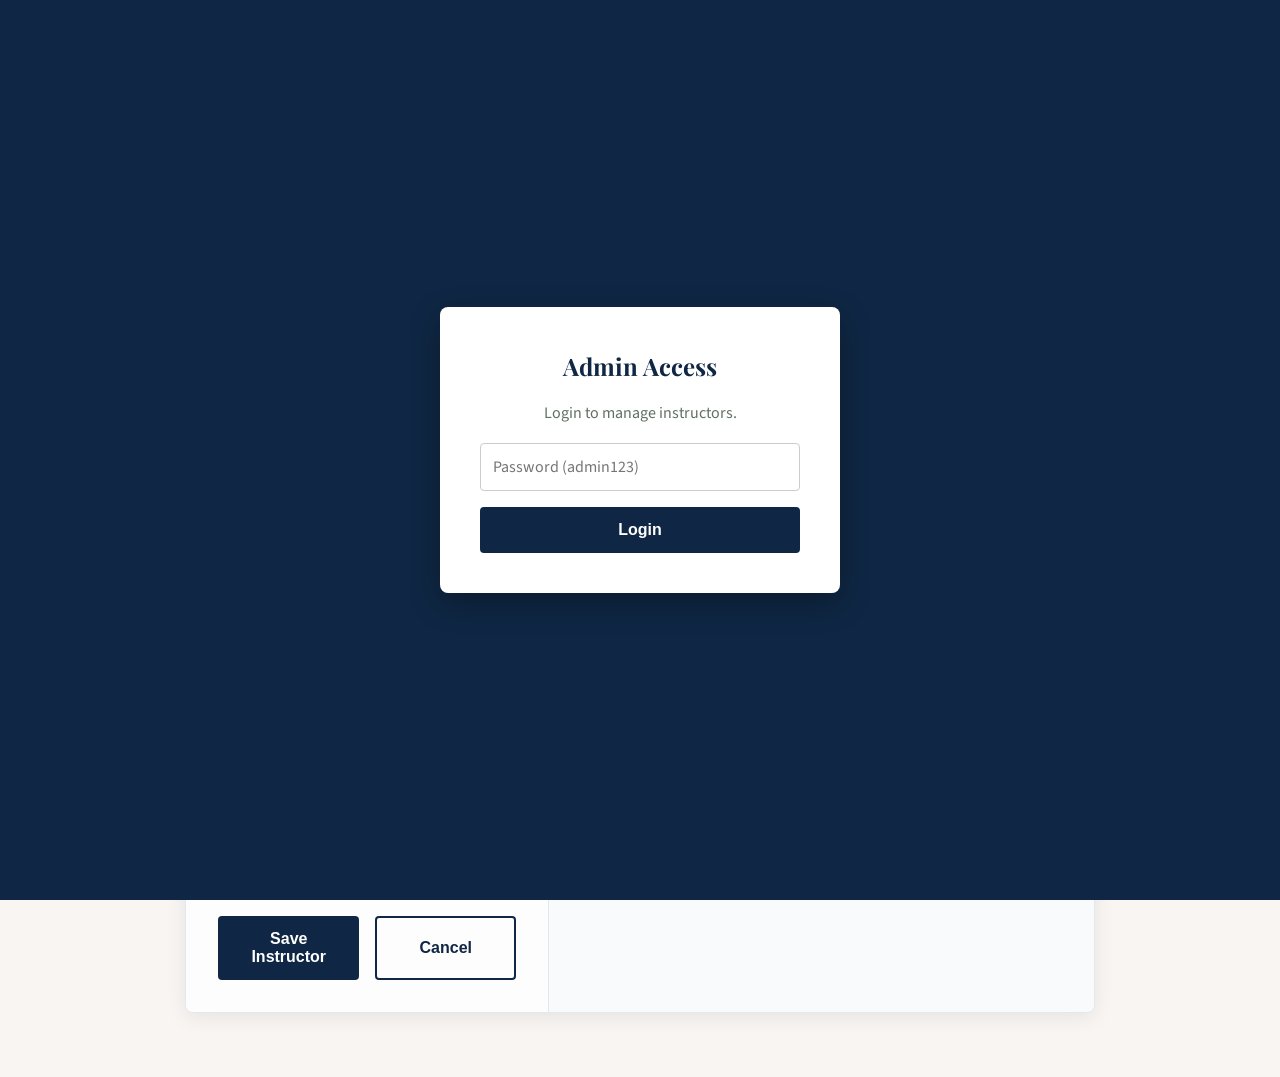
<file: adminpanel.html>
<!DOCTYPE html>
<html lang="en">
<head>
    <meta charset="UTF-8">
    <meta name="viewport" content="width=device-width, initial-scale=1.0">
    <title>Manage Instructors — Transport Services Authority</title>
    <link href="https://fonts.googleapis.com/css2?family=Playfair+Display:wght@400;600;700&family=Source+Sans+Pro:wght@300;400;600;700&display=swap" rel="stylesheet">
    <link rel="stylesheet" href="style1.css">
</head>
<body>

<div id="login-overlay">
    <div class="login-box">
        <h2 class="text-navy" style="margin-bottom:1rem;">Admin Access</h2>
        <p class="text-sage mb-1">Login to manage instructors.</p>
        <input type="password" id="adminPass" class="form-control mb-1" placeholder="Password (admin123)">
        <button onclick="checkLogin()" class="btn btn-primary" style="width:100%;">Login</button>
        <p id="loginError" style="color:var(--danger);font-size:.85rem;margin-top:.5rem;display:none;">Incorrect password.</p>
    </div>
</div>

<nav class="nav-placeholder">
    <div class="container inner">
        <h3 style="font-family:'Playfair Display',serif;">Admin Dashboard</h3>
        <div>
            <a href="index.html" class="btn btn-outline" style="margin-right:.5rem;">🏠 Home</a>
            <a href="admin.html" class="btn btn-primary">🔐 Admin</a>
        </div>
    </div>
</nav>

<main class="container" style="padding-top:2rem;padding-bottom:4rem;">
    <header class="text-center">
        <h1 class="text-navy">Manage Instructors</h1>
        <p class="text-sage">Add, edit, or remove staff members.</p>
    </header>

    <div class="admin-dashboard">
        <!-- LEFT: FORM -->
        <div class="admin-form-section">
            <h3 class="text-navy mb-1" id="formTitle">Add New Instructor</h3>
            <hr style="border:0;border-top:1px solid #eee;margin-bottom:1.5rem;">
            <input type="hidden" id="editId">

            <div class="form-group">
                <label>Full Name</label>
                <input type="text" id="inpName" class="form-control" placeholder="e.g. B.G.N.I. Abeyrathna">
            </div>
            <div class="form-group">
                <label>Title / Position</label>
                <input type="text" id="inpTitle" class="form-control" placeholder="e.g. Certified Grade C Instructor">
            </div>
            <div class="form-group">
                <label>Badges (comma-separated)</label>
                <input type="text" id="inpBadges" class="form-control" placeholder="e.g. D.I. 1331, Grade C, Valid 2028">
            </div>
            <div class="form-group">
                <label>Profile Photo</label>
                <input type="file" id="inpImage" class="form-control" accept="image/*" onchange="previewPhoto(this)">
                <img id="previewImage" style="display:none;width:80px;height:80px;object-fit:cover;border-radius:50%;margin-top:10px;border:2px solid var(--gold);">
                <p style="font-size:.8rem;color:var(--sage);margin-top:5px;">Leave empty to keep current photo when editing.</p>
            </div>
            <div class="form-group">
                <label>Bio / Description</label>
                <textarea id="inpBio" class="form-control" rows="4" placeholder="Short biography…"></textarea>
            </div>
            <div style="display:flex;gap:1rem;margin-top:1.5rem;">
                <button onclick="saveInstructor()" class="btn btn-primary" style="flex:1;">Save Instructor</button>
                <button onclick="resetForm()" class="btn btn-outline" style="flex:1;">Cancel</button>
            </div>
        </div>

        <!-- RIGHT: LIST -->
        <div class="admin-list-section">
            <div style="display:flex;justify-content:space-between;align-items:center;margin-bottom:1rem;">
                <h3 class="text-navy">Existing Instructors</h3>
                <span id="countBadge" class="badge">0</span>
            </div>
            <div id="adminListContainer"></div>
        </div>
    </div>
</main>

<div id="toast"><span id="toastMsg"></span></div>
<script src="api_client.js"></script>
<script>
var isEditing = false;
var selectedPhotoFile = null;

function showToast(msg) {
    var t = document.getElementById('toast');
    document.getElementById('toastMsg').textContent = msg;
    t.className = 'show';
    setTimeout(() => { t.className = t.className.replace('show',''); }, 3000);
}

async function checkLogin() {
    var pass = document.getElementById('adminPass').value;
    try {
        await CPTSA.Auth.adminLogin('admin', pass);
        document.getElementById('login-overlay').style.display = 'none';
        renderInstructors();
    } catch {
        document.getElementById('loginError').style.display = 'block';
    }
}

document.addEventListener('keydown', ev => {
    if (ev.key === 'Enter' && document.getElementById('login-overlay').style.display !== 'none') checkLogin();
});

function previewPhoto(input) {
    selectedPhotoFile = input.files[0] || null;
    if (selectedPhotoFile) {
        var reader = new FileReader();
        reader.onload = e => {
            var img = document.getElementById('previewImage');
            img.src = e.target.result;
            img.style.display = 'block';
        };
        reader.readAsDataURL(selectedPhotoFile);
    }
}

async function renderInstructors() {
    try {
        var list = await CPTSA.Instructors.list();
        var c = document.getElementById('adminListContainer');
        document.getElementById('countBadge').textContent = list.length;

        c.innerHTML = list.length ? list.map(inst => {
            var imgSrc = inst.photo_url || 'https://via.placeholder.com/50';
            return `<div class="instructor-row">
                <div class="instructor-info">
                    <img src="${imgSrc}" class="instructor-thumb" onerror="this.src='https://via.placeholder.com/50'">
                    <div>
                        <div style="font-weight:700;color:var(--navy);">${escHtml(inst.name)}</div>
                        <div style="font-size:.85rem;color:var(--sage);">${escHtml(inst.title || '')}</div>
                    </div>
                </div>
                <div>
                    <button onclick="editInstructor(${inst.id})" class="btn btn-primary btn-sm">Edit</button>
                    <button onclick="deleteInstructor(${inst.id})" class="btn btn-danger btn-sm">Delete</button>
                </div>
            </div>`;
        }).join('') : '<p class="text-sage text-center mt-1">No instructors found.</p>';
    } catch(e) { showToast('Error loading: ' + e.message); }
}

async function editInstructor(id) {
    try {
        var list = await CPTSA.Instructors.list();
        var inst = list.find(x => x.id === id);
        if (!inst) return;

        isEditing = true;
        document.getElementById('editId').value       = id;
        document.getElementById('formTitle').textContent = 'Edit Instructor';
        document.getElementById('inpName').value      = inst.name || '';
        document.getElementById('inpTitle').value     = inst.title || '';
        document.getElementById('inpBadges').value    = Array.isArray(inst.badges) ? inst.badges.join(', ') : '';
        document.getElementById('inpBio').value       = inst.bio || '';
        selectedPhotoFile = null;

        var img = document.getElementById('previewImage');
        if (inst.photo_url) { img.src = inst.photo_url; img.style.display = 'block'; }
        else img.style.display = 'none';

        document.querySelector('.admin-dashboard').scrollIntoView({ behavior: 'smooth' });
    } catch(e) { showToast('Error: ' + e.message); }
}

async function saveInstructor() {
    var name = document.getElementById('inpName').value.trim();
    if (!name) { showToast('Name is required.'); return; }

    var data = {
        name,
        title:  document.getElementById('inpTitle').value.trim(),
        badges: document.getElementById('inpBadges').value.trim(),
        bio:    document.getElementById('inpBio').value.trim(),
    };

    try {
        if (isEditing) {
            await CPTSA.Instructors.update(parseInt(document.getElementById('editId').value), data, selectedPhotoFile || undefined);
            showToast('✅ Instructor updated.');
        } else {
            await CPTSA.Instructors.create(data, selectedPhotoFile || undefined);
            showToast('✅ Instructor added.');
        }
        resetForm();
        renderInstructors();
    } catch(e) { showToast('Error: ' + e.message); }
}

async function deleteInstructor(id) {
    if (!confirm('Delete this instructor?')) return;
    try {
        await CPTSA.Instructors.delete(id);
        showToast('Deleted.');
        if (isEditing && parseInt(document.getElementById('editId').value) === id) resetForm();
        renderInstructors();
    } catch(e) { showToast('Error: ' + e.message); }
}

function resetForm() {
    isEditing = false;
    selectedPhotoFile = null;
    document.getElementById('editId').value = '';
    document.getElementById('formTitle').textContent = 'Add New Instructor';
    ['inpName','inpTitle','inpBadges','inpBio'].forEach(id => document.getElementById(id).value = '');
    document.getElementById('inpImage').value = '';
    document.getElementById('previewImage').style.display = 'none';
}

function escHtml(s) {
    return String(s || '').replace(/&/g,'&amp;').replace(/</g,'&lt;').replace(/>/g,'&gt;');
}

document.addEventListener('DOMContentLoaded', async () => {
    try {
        var session = await CPTSA.Auth.session();
        if (session && session.role === 'admin') {
            document.getElementById('login-overlay').style.display = 'none';
            renderInstructors();
        }
    } catch {}
});
</script>
</body>
</html>
</file>
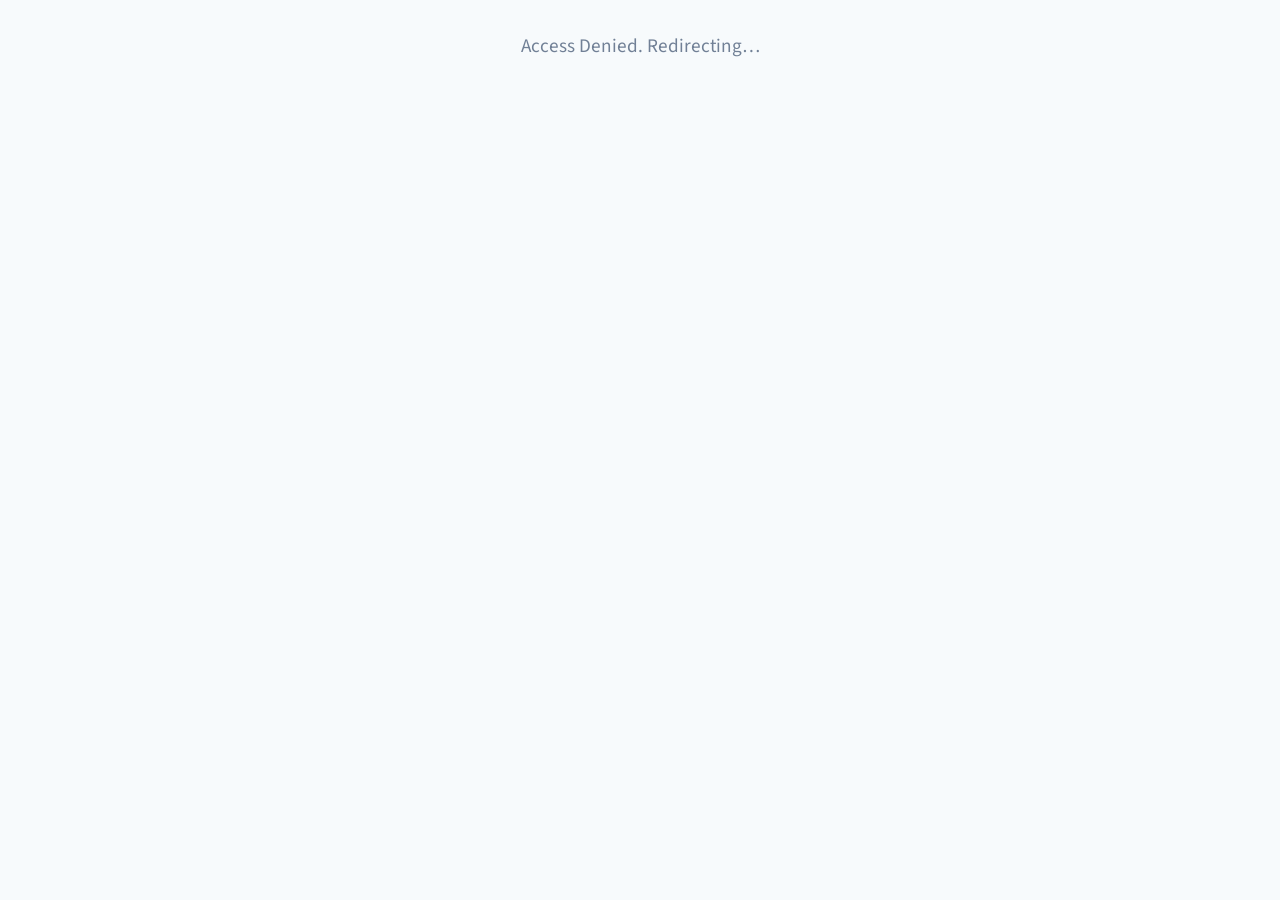
<file: ann.html>
<!DOCTYPE html>
<html lang="en">
<head>
    <meta charset="UTF-8">
    <meta name="viewport" content="width=device-width, initial-scale=1.0">
    <title>Announcements — Admin Portal</title>
    <link href="https://fonts.googleapis.com/css2?family=Playfair+Display:wght@400;600;700&family=Source+Sans+Pro:wght@300;400;600;700&display=swap" rel="stylesheet">
    <style>
        :root{--navy:#1a202c;--gold:#c9a227;--sage:#718096;--cream:#fffbf0;--border:#e2e8f0;--danger:#e53e3e}
        body{font-family:'Source Sans Pro',sans-serif;background:#f7fafc;color:var(--navy);margin:0;line-height:1.5}
        h1,h2,h3,h4,h5{font-family:'Playfair Display',serif;margin:0 0 .5rem}
        .card{background:#fff;border-radius:1rem;padding:1.5rem;box-shadow:0 4px 6px -1px rgba(0,0,0,.05);border:1px solid var(--border);margin-bottom:1rem}
        .btn{display:inline-flex;align-items:center;justify-content:center;padding:.5rem 1rem;border-radius:.375rem;font-weight:600;cursor:pointer;border:none;transition:all .2s;font-size:.95rem;text-decoration:none}
        .btn-primary{background:var(--navy);color:#fff}.btn-primary:hover{background:#2d3748}
        .btn-danger{background:var(--danger);color:#fff}.btn-sm{padding:.25rem .75rem;font-size:.85rem}
        .form-control{width:100%;padding:.6rem;border:1px solid var(--border);border-radius:.375rem;font-size:1rem;box-sizing:border-box}
        .form-group{margin-bottom:1rem}.form-group label{display:block;margin-bottom:.35rem;font-weight:600;font-size:.9rem;color:var(--navy)}
        .text-sage{color:var(--sage)}.text-sm{font-size:.875rem}.text-xs{font-size:.75rem}
        .portal-page{max-width:900px;margin:0 auto;padding:2rem 1rem}
        .portal-header{display:flex;justify-content:space-between;align-items:center;margin-bottom:1.5rem;padding-bottom:1rem;border-bottom:1px solid var(--border)}
        #toast{visibility:hidden;min-width:250px;background:#333;color:#fff;text-align:center;border-radius:4px;padding:16px;position:fixed;z-index:1000;left:50%;bottom:30px;transform:translateX(-50%)}
        #toast.show{visibility:visible;animation:fadein .5s,fadeout .5s 2.5s}
        @keyframes fadein{from{bottom:0;opacity:0}to{bottom:30px;opacity:1}}
        @keyframes fadeout{from{bottom:30px;opacity:1}to{bottom:0;opacity:0}}
    </style>
</head>
<body>
<div id="authCheck" style="padding:2rem;text-align:center;font-size:1.2rem;color:var(--sage);">Verifying access…</div>

<div id="portalContent" style="display:none;">
    <div class="portal-page">
        <div class="portal-header">
            <div style="display:flex;align-items:center;gap:1rem;">
                <div style="width:56px;height:56px;border-radius:50%;background:#e2e8f0;flex-shrink:0;border:2px solid var(--gold);display:flex;align-items:center;justify-content:center;font-size:1.6rem;">📢</div>
                <div>
                    <div style="font-size:1.1rem;font-weight:700;">Announcements</div>
                    <div style="font-size:.8rem;opacity:.75;">Manage News &amp; Notices</div>
                </div>
            </div>
            <div style="display:flex;gap:.5rem;align-items:center;">
                <a href="admin.html" class="btn btn-primary btn-sm">← Admin Portal</a>
                <button class="btn btn-danger btn-sm" onclick="logout()">Sign Out</button>
            </div>
        </div>

        <div class="card">
            <h4 style="font-weight:700;margin-bottom:1rem;">Post New Announcement</h4>
            <div class="form-group">
                <label>Title</label>
                <input type="text" id="annTitle" class="form-control" placeholder="Announcement title">
            </div>
            <div class="form-group">
                <label>Content</label>
                <textarea id="annContent" class="form-control" rows="4" placeholder="Write your announcement…" style="resize:vertical;"></textarea>
            </div>
            <button class="btn btn-primary" onclick="postAnnouncement()">Publish Announcement</button>
        </div>

        <div id="annList" style="display:flex;flex-direction:column;gap:.75rem;"></div>
    </div>
</div>

<div id="toast"><span id="toastMsg"></span></div>
<script src="api_client.js"></script>
<script>
function showToast(msg) {
    var t = document.getElementById('toast');
    document.getElementById('toastMsg').textContent = msg;
    t.className = 'show';
    setTimeout(() => { t.className = ''; }, 3000);
}

async function logout() {
    await CPTSA.Auth.logout().catch(() => {});
    window.location.href = 'admin.html';
}

async function renderAnnouncements() {
    var c = document.getElementById('annList');
    try {
        var list = await CPTSA.Announcements.list();
        c.innerHTML = list.length
            ? list.map(a =>
                `<div class="card" style="display:flex;justify-content:space-between;align-items:start;gap:1rem;">
                    <div style="flex:1;">
                        <h4 style="font-weight:700;margin-bottom:.25rem;">${escHtml(a.title)}</h4>
                        <p class="text-sage text-sm" style="margin-bottom:.5rem;">${escHtml(a.content)}</p>
                        <div class="text-xs text-sage">${new Date(a.posted_at).toLocaleString()}</div>
                    </div>
                    <button class="btn btn-danger btn-sm" style="height:fit-content;" onclick="deleteAnn(${a.id})">Delete</button>
                </div>`
            ).join('')
            : '<div class="card"><p class="text-sage text-sm" style="text-align:center;">No announcements yet.</p></div>';
    } catch(e) {
        c.innerHTML = `<div class="card"><p style="color:var(--danger)">Failed to load: ${e.message}</p></div>`;
    }
}

async function postAnnouncement() {
    var title   = document.getElementById('annTitle').value.trim();
    var content = document.getElementById('annContent').value.trim();
    if (!title || !content) { showToast('Please fill in both title and content.'); return; }
    try {
        await CPTSA.Announcements.create({ title, content });
        document.getElementById('annTitle').value   = '';
        document.getElementById('annContent').value = '';
        showToast('✅ Announcement published!');
        renderAnnouncements();
    } catch(e) { showToast('Error: ' + e.message); }
}

async function deleteAnn(id) {
    if (!confirm('Delete this announcement?')) return;
    try {
        await CPTSA.Announcements.delete(id);
        showToast('Deleted.');
        renderAnnouncements();
    } catch(e) { showToast('Error: ' + e.message); }
}

function escHtml(s) {
    return String(s).replace(/&/g,'&amp;').replace(/</g,'&lt;').replace(/>/g,'&gt;');
}

document.addEventListener('DOMContentLoaded', async () => {
    try {
        var session = await CPTSA.Auth.session();
        if (session && session.role === 'admin') {
            document.getElementById('authCheck').style.display = 'none';
            document.getElementById('portalContent').style.display = 'block';
            renderAnnouncements();
        } else {
            document.getElementById('authCheck').textContent = 'Access Denied. Redirecting…';
            setTimeout(() => window.location.href = 'admin.html', 1200);
        }
    } catch {
        document.getElementById('authCheck').textContent = 'Access Denied. Redirecting…';
        setTimeout(() => window.location.href = 'admin.html', 1200);
    }
});
</script>
</body>
</html>
</file>
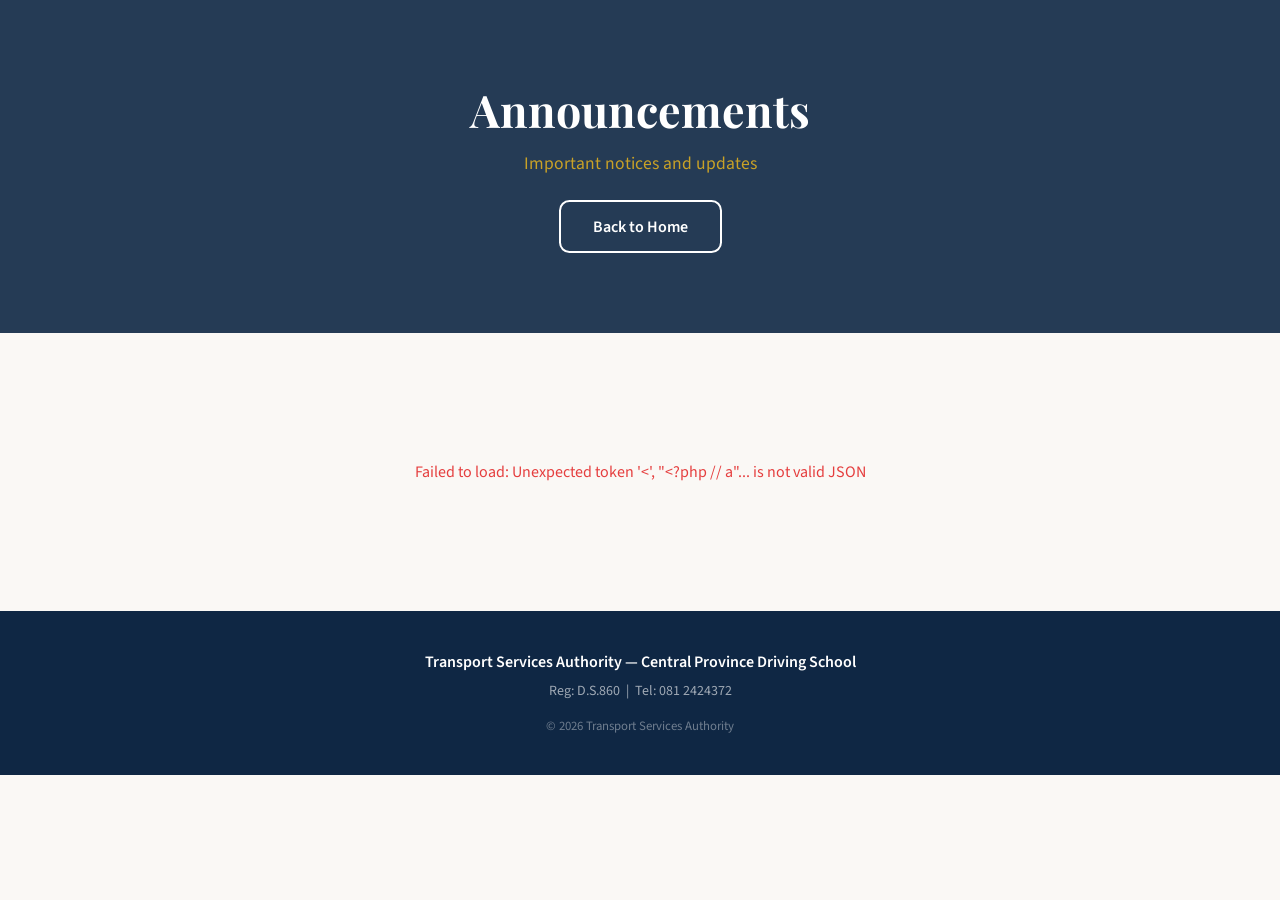
<file: announcements.html>
<!DOCTYPE html>
<html lang="en">
<head>
    <meta charset="UTF-8">
    <meta name="viewport" content="width=device-width, initial-scale=1.0">
    <title>Announcements — Transport Services Authority</title>
    <link href="https://fonts.googleapis.com/css2?family=Playfair+Display:wght@400;600;700&family=Source+Sans+Pro:wght@300;400;600;700&display=swap" rel="stylesheet">
    <link rel="stylesheet" href="styles.css">
    <script src="nav.js"></script>
</head>
<body>
<div id="navbar-container"></div>

<section class="hero-gradient pattern-overlay" style="padding:5rem 1rem;text-align:center;position:relative;">
    <div style="position:absolute;inset:0;background:rgba(15,39,68,0.9);"></div>
    <div style="position:relative;z-index:2;">
        <h1 style="font-size:2.8rem;color:white;font-weight:700;" class="animate-fade-in-up">Announcements</h1>
        <p style="color:var(--gold);font-size:1.1rem;margin-top:0.75rem;" class="animate-fade-in-up stagger-1">Important notices and updates</p>
        <div style="margin-top:1.5rem;" class="animate-fade-in-up stagger-2">
            <a href="index.html" class="btn btn-outline btn-lg" style="color:white;border-color:white;">Back to Home</a>
        </div>
    </div>
</section>

<section class="py-20 max-w-4xl mx-auto px-4">
    <div id="loadingState" style="text-align:center;padding:3rem;color:var(--sage);">
        <div style="font-size:2rem;margin-bottom:1rem;">⏳</div>
        <p>Loading announcements…</p>
    </div>
    <div id="announcementsList" style="display:flex;flex-direction:column;gap:1.25rem;"></div>
    <p id="noAnn" class="text-sage" style="text-align:center;display:none;padding:3rem 0;">No announcements yet. Check back later.</p>
</section>

<footer>
    <p style="font-weight:600;">Transport Services Authority — Central Province Driving School</p>
    <p style="color:rgba(255,255,255,0.6);font-size:0.875rem;margin-top:0.5rem;">Reg: D.S.860 &nbsp;|&nbsp; Tel: 081 2424372</p>
    <p style="color:rgba(255,255,255,0.4);font-size:0.8rem;margin-top:1rem;">&copy; 2026 Transport Services Authority</p>
</footer>

<div id="toast"><span id="toastMessage"></span></div>
<script src="api_client.js"></script>
<script>
function escHtml(s) {
    return String(s||'').replace(/&/g,'&amp;').replace(/</g,'&lt;').replace(/>/g,'&gt;');
}
document.addEventListener('DOMContentLoaded', async function () {
    var loading = document.getElementById('loadingState');
    var list    = document.getElementById('announcementsList');
    var noAnn   = document.getElementById('noAnn');
    try {
        var ann = await CPTSA.Announcements.list();
        loading.style.display = 'none';
        if (!ann.length) { noAnn.style.display = 'block'; return; }
        list.innerHTML = ann.map(function(a, i) {
            var d = new Date(a.posted_at).toLocaleDateString('en-US',{year:'numeric',month:'long',day:'numeric'});
            return '<div class="card section-reveal" style="animation-delay:'+(i*0.08)+'s;">'
                +'<div style="display:flex;justify-content:space-between;align-items:start;margin-bottom:0.75rem;flex-wrap:wrap;gap:0.5rem;">'
                +'<h3 style="font-size:1.2rem;font-weight:700;color:var(--navy);">'+escHtml(a.title)+'</h3>'
                +'<span class="badge badge-info">'+escHtml(d)+'</span></div>'
                +'<p class="text-sage" style="line-height:1.7;">'+escHtml(a.content)+'</p></div>';
        }).join('');
        var io = new IntersectionObserver(function(entries){
            entries.forEach(function(e){ if(e.isIntersecting){e.target.classList.add('visible');io.unobserve(e.target);} });
        },{threshold:0.1});
        document.querySelectorAll('.section-reveal').forEach(function(el){io.observe(el);});
    } catch(err) {
        loading.innerHTML = '<p style="color:#e53e3e;">Failed to load: '+escHtml(err.message)+'</p>';
    }
});
</script>
</body>
</html>
</file>
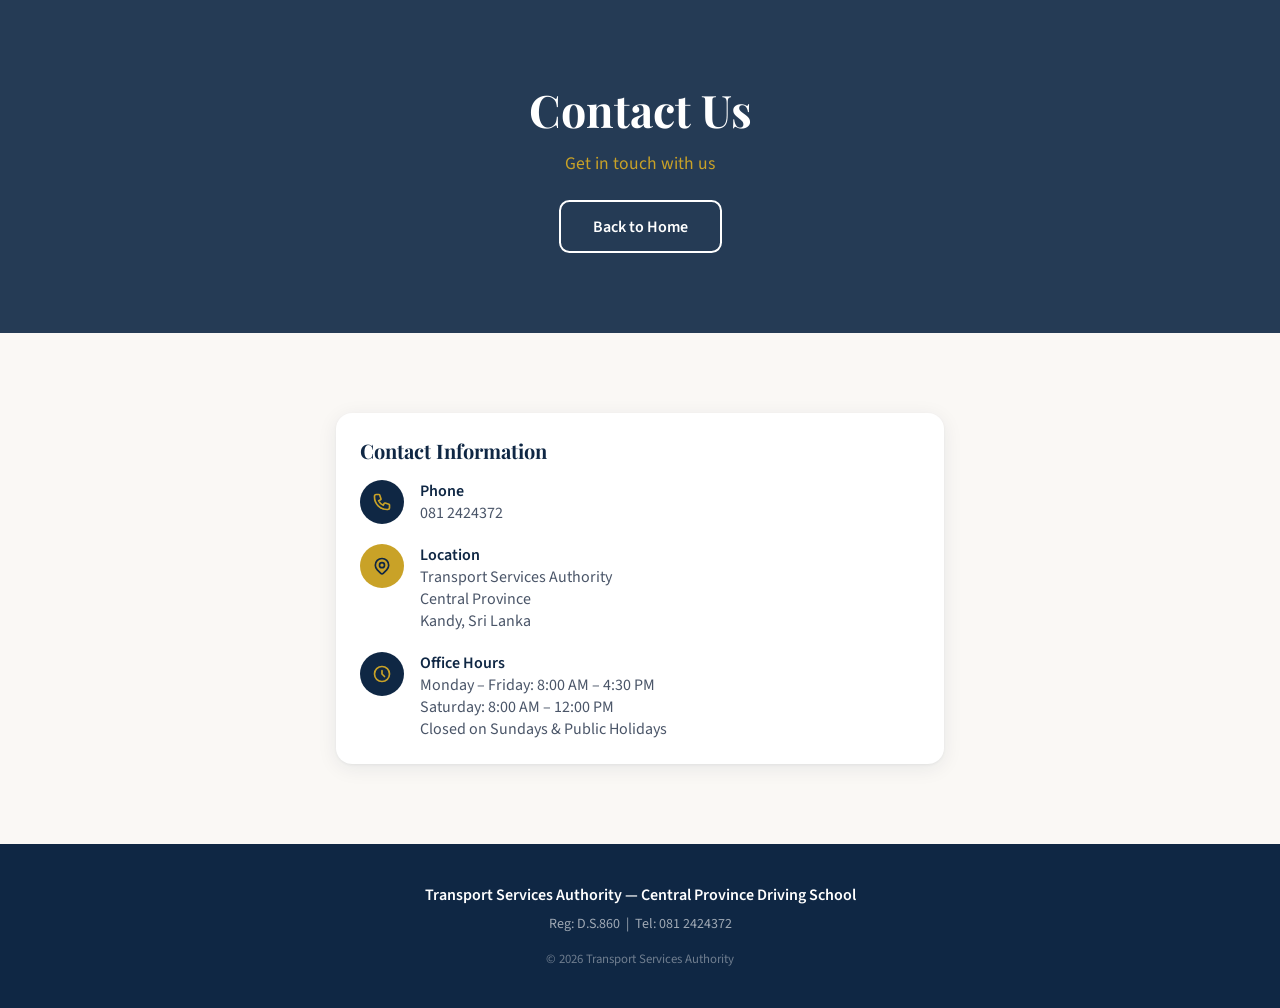
<file: contact.html>
<!DOCTYPE html>
<html lang="en">
<head>
    <meta charset="UTF-8">
    <meta name="viewport" content="width=device-width, initial-scale=1.0">
    <title>Contact — Transport Services Authority</title>
    <link href="https://fonts.googleapis.com/css2?family=Playfair+Display:wght@400;600;700&family=Source+Sans+Pro:wght@300;400;600;700&display=swap" rel="stylesheet">
    <link rel="stylesheet" href="styles.css">
    <script src="nav.js"></script>
</head>
<body>

<!-- NAVIGATION PLACEHOLDER -->
<div id="navbar-container"></div>

<section class="hero-gradient pattern-overlay" style="padding:5rem 1rem;text-align:center;position:relative;">
    <div style="position:absolute;inset:0;background:rgba(15,39,68,0.9);"></div>
    <div style="position:relative;z-index:2;">
        <h1 style="font-size:2.8rem;color:white;font-weight:700;" class="animate-fade-in-up">Contact Us</h1>
        <p style="color:var(--gold);font-size:1.1rem;margin-top:0.75rem;" class="animate-fade-in-up stagger-1">Get in touch with us</p>
        
        <!-- Back to Home Button -->
        <div style="margin-top: 1.5rem;" class="animate-fade-in-up stagger-2">
            <a href="index.html" class="btn btn-outline btn-lg" style="color: white; border-color: white;">
                Back to Home
            </a>
        </div>
    </div>
</section>

<!-- CHANGE 1: Single card centred on page (max-width 640px, margin auto) -->
<section class="py-20 px-4" style="max-width:640px;margin:0 auto;">
    <div class="card section-reveal">
        <h3 class="text-xl font-bold mb-4">Contact Information</h3>
        <div style="display:flex;flex-direction:column;gap:1.25rem;">

            <!-- Phone -->
            <div style="display:flex;align-items:start;gap:1rem;">
                <div style="width:44px;height:44px;background:var(--navy);border-radius:50%;display:flex;align-items:center;justify-content:center;flex-shrink:0;">
                    <svg style="width:20px;height:20px;" fill="none" stroke="#c9a227" viewBox="0 0 24 24"><path stroke-linecap="round" stroke-linejoin="round" stroke-width="2" d="M3 5a2 2 0 012-2h3.28a1 1 0 01.948.684l1.498 4.493a1 1 0 01-.502 1.21l-2.257 1.13a11.042 11.042 0 005.516 5.516l1.13-2.257a1 1 0 011.21-.502l4.493 1.498a1 1 0 01.684.949V19a2 2 0 01-2 2h-1C9.716 21 3 14.284 3 6V5z"/></svg>
                </div>
                <div>
                    <div class="font-semibold mb-1">Phone</div>
                    <div class="text-sage">081 2424372</div>
                </div>
            </div>

            <!-- CHANGE 2: Location icon row is now a clickable link to Google Maps -->
            <a href="https://share.google/2UOpt50hVFCDrvUiB" target="_blank" rel="noopener noreferrer"
               style="display:flex;align-items:start;gap:1rem;text-decoration:none;color:inherit;">
                <div style="width:44px;height:44px;background:var(--gold);border-radius:50%;display:flex;align-items:center;justify-content:center;flex-shrink:0;">
                    <svg style="width:20px;height:20px;" fill="none" stroke="#0f2744" viewBox="0 0 24 24"><path stroke-linecap="round" stroke-linejoin="round" stroke-width="2" d="M17.657 16.657L13.414 20.9a1.998 1.998 0 01-2.827 0l-4.244-4.243a8 8 0 1111.314 0z"/><path stroke-linecap="round" stroke-linejoin="round" stroke-width="2" d="M15 11a3 3 0 11-6 0 3 3 0 016 0z"/></svg>
                </div>
                <div>
                    <div class="font-semibold mb-1">Location</div>
                    <div class="text-sage">Transport Services Authority<br>Central Province<br>Kandy, Sri Lanka</div>
                </div>
            </a>

            <!-- Office Hours -->
            <div style="display:flex;align-items:start;gap:1rem;">
                <div style="width:44px;height:44px;background:var(--navy);border-radius:50%;display:flex;align-items:center;justify-content:center;flex-shrink:0;">
                    <svg style="width:20px;height:20px;" fill="none" stroke="#c9a227" viewBox="0 0 24 24"><path stroke-linecap="round" stroke-linejoin="round" stroke-width="2" d="M12 8v4l3 3m6-3a9 9 0 11-18 0 9 9 0 0118 0z"/></svg>
                </div>
                <div>
                    <div class="font-semibold mb-1">Office Hours</div>
                    <div class="text-sage">Monday – Friday: 8:00 AM – 4:30 PM<br>Saturday: 8:00 AM – 12:00 PM<br>Closed on Sundays & Public Holidays</div>
                </div>
            </div>

        </div>
    </div>
</section>

<footer>
    <p style="font-weight:600;">Transport Services Authority — Central Province Driving School</p>
    <p style="color:rgba(255,255,255,0.6);font-size:0.875rem;margin-top:0.5rem;">Reg: D.S.860 &nbsp;|&nbsp; Tel: 081 2424372</p>
    <p style="color:rgba(255,255,255,0.4);font-size:0.8rem;margin-top:1rem;">&copy; 2026 Transport Services Authority</p>
</footer>

<div id="toast"><span id="toastMessage"></span></div>
<script>
function initScrollReveal() {
    var els = document.querySelectorAll('.section-reveal');
    var io = new IntersectionObserver(function(entries) {
        entries.forEach(function(e) { if(e.isIntersecting) { e.target.classList.add('visible'); io.unobserve(e.target); } });
    }, { threshold: 0.1 });
    els.forEach(function(el) { io.observe(el); });
}
document.addEventListener('DOMContentLoaded', initScrollReveal);
</script>
</body>
</html>
</file>
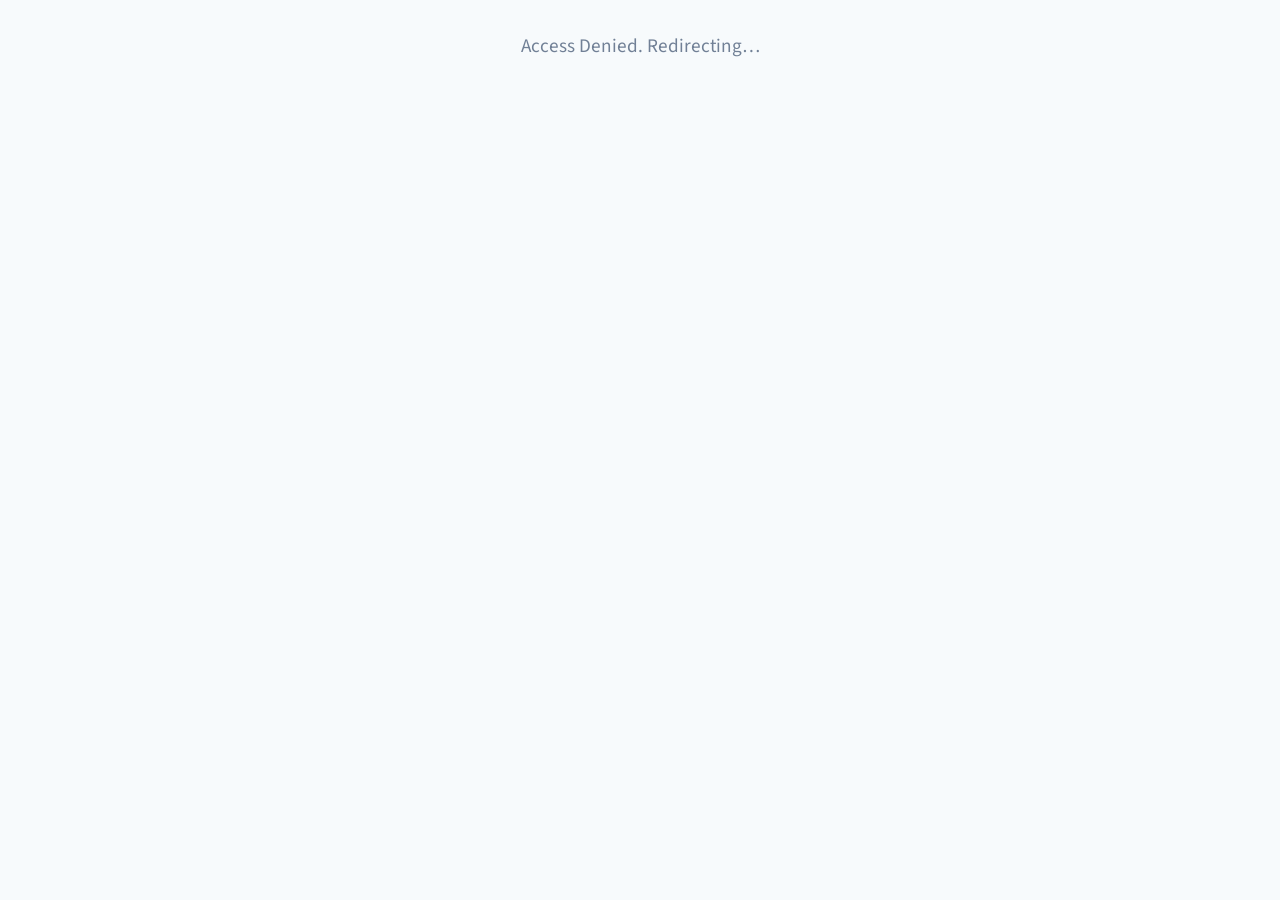
<file: doc.html>
<!DOCTYPE html>
<html lang="en">
<head>
    <meta charset="UTF-8">
    <meta name="viewport" content="width=device-width, initial-scale=1.0">
    <title>Documents — Admin Portal</title>
    <link href="https://fonts.googleapis.com/css2?family=Playfair+Display:wght@400;600;700&family=Source+Sans+Pro:wght@300;400;600;700&display=swap" rel="stylesheet">
    <style>
        :root{--navy:#1a202c;--gold:#c9a227;--sage:#718096;--cream:#fffbf0;--border:#e2e8f0;--danger:#e53e3e}
        body{font-family:'Source Sans Pro',sans-serif;background:#f7fafc;color:var(--navy);margin:0;line-height:1.5}
        h1,h2,h3,h4,h5{font-family:'Playfair Display',serif;margin:0 0 .5rem}
        .card{background:#fff;border-radius:1rem;padding:1.5rem;box-shadow:0 4px 6px -1px rgba(0,0,0,.05);border:1px solid var(--border);margin-bottom:1rem}
        .btn{display:inline-flex;align-items:center;justify-content:center;padding:.5rem 1rem;border-radius:.375rem;font-weight:600;cursor:pointer;border:none;transition:all .2s;font-size:.95rem;text-decoration:none}
        .btn-primary{background:var(--navy);color:#fff}.btn-secondary{background:var(--gold);color:#fff}
        .btn-danger{background:var(--danger);color:#fff}.btn-sm{padding:.25rem .75rem;font-size:.85rem}
        .form-control{width:100%;padding:.6rem;border:1px solid var(--border);border-radius:.375rem;font-size:1rem;box-sizing:border-box}
        .form-group{margin-bottom:1rem}.form-group label{display:block;margin-bottom:.35rem;font-weight:600;font-size:.9rem;color:var(--navy)}
        .text-sage{color:var(--sage)}.text-sm{font-size:.875rem}.text-xs{font-size:.75rem}
        .portal-page{max-width:900px;margin:0 auto;padding:2rem 1rem}
        .portal-header{display:flex;justify-content:space-between;align-items:center;margin-bottom:1.5rem;padding-bottom:1rem;border-bottom:1px solid var(--border)}
        .upload-area{border:2px dashed var(--border);border-radius:.75rem;padding:2rem;text-align:center;cursor:pointer;transition:border-color .3s}
        .upload-area:hover,.upload-area.drag{border-color:var(--gold);background:#fffbf0}
        #toast{visibility:hidden;min-width:250px;background:#333;color:#fff;text-align:center;border-radius:4px;padding:16px;position:fixed;z-index:1000;left:50%;bottom:30px;transform:translateX(-50%)}
        #toast.show{visibility:visible;animation:fadein .5s,fadeout .5s 2.5s}
        @keyframes fadein{from{bottom:0;opacity:0}to{bottom:30px;opacity:1}}
        @keyframes fadeout{from{bottom:30px;opacity:1}to{bottom:0;opacity:0}}
    </style>
</head>
<body>
<div id="authCheck" style="padding:2rem;text-align:center;font-size:1.2rem;color:var(--sage);">Verifying access…</div>

<div id="portalContent" style="display:none;">
    <div class="portal-page">
        <div class="portal-header">
            <div style="display:flex;align-items:center;gap:1rem;">
                <div style="width:56px;height:56px;border-radius:50%;background:#e2e8f0;flex-shrink:0;border:2px solid var(--gold);display:flex;align-items:center;justify-content:center;font-size:1.6rem;">📄</div>
                <div>
                    <div style="font-size:1.1rem;font-weight:700;">Documents</div>
                    <div style="font-size:.8rem;opacity:.75;">Manage Fee Structures &amp; Files</div>
                </div>
            </div>
            <div style="display:flex;gap:.5rem;align-items:center;">
                <a href="admin.html" class="btn btn-primary btn-sm">← Admin Portal</a>
                <button class="btn btn-danger btn-sm" onclick="logout()">Sign Out</button>
            </div>
        </div>

        <div class="card">
            <h4 style="font-weight:700;margin-bottom:1rem;">Upload Document</h4>
            <div class="upload-area" id="uploadArea" onclick="document.getElementById('docFileInput').click()"
                 ondragover="e=>{e.preventDefault();this.classList.add('drag')}"
                 ondragleave="this.classList.remove('drag')"
                 ondrop="handleDrop(event)">
                <div style="font-size:2rem;margin-bottom:.5rem;">📂</div>
                <p style="font-weight:600;margin:0;">Click or drag files here</p>
                <span class="text-sage text-sm">PDF, DOC, DOCX, JPG, PNG — max 10 MB</span>
                <input type="file" id="docFileInput" accept=".pdf,.doc,.docx,.jpg,.jpeg,.png" style="display:none;" onchange="handleUpload(this.files[0])">
            </div>
            <div id="uploadProgress" style="display:none;margin-top:1rem;">
                <div style="background:#e2e8f0;border-radius:4px;height:8px;overflow:hidden;">
                    <div id="progressBar" style="height:100%;background:var(--gold);width:0%;transition:width .3s;"></div>
                </div>
                <p class="text-sage text-sm" style="margin-top:.4rem;">Uploading…</p>
            </div>
        </div>

        <div id="docList" style="display:flex;flex-direction:column;gap:.75rem;"></div>
    </div>
</div>

<div id="toast"><span id="toastMsg"></span></div>
<script src="api_client.js"></script>
<script>
function showToast(msg) {
    var t = document.getElementById('toast');
    document.getElementById('toastMsg').textContent = msg;
    t.className = 'show';
    setTimeout(() => { t.className = ''; }, 3000);
}

async function logout() {
    await CPTSA.Auth.logout().catch(() => {});
    window.location.href = 'admin.html';
}

function handleDrop(e) {
    e.preventDefault();
    document.getElementById('uploadArea').classList.remove('drag');
    var file = e.dataTransfer.files[0];
    if (file) handleUpload(file);
}

async function handleUpload(file) {
    if (!file) return;
    if (file.size > 10 * 1024 * 1024) { showToast('File too large (max 10 MB).'); return; }

    var prog = document.getElementById('uploadProgress');
    var bar  = document.getElementById('progressBar');
    prog.style.display = 'block';
    bar.style.width = '30%';

    try {
        await CPTSA.Documents.upload(file);
        bar.style.width = '100%';
        setTimeout(() => { prog.style.display = 'none'; bar.style.width = '0%'; }, 600);
        showToast('✅ File uploaded successfully.');
        document.getElementById('docFileInput').value = '';
        renderDocs();
    } catch(e) {
        prog.style.display = 'none';
        showToast('Upload failed: ' + e.message);
    }
}

async function renderDocs() {
    var c = document.getElementById('docList');
    try {
        var docs = await CPTSA.Documents.list();
        c.innerHTML = docs.length
            ? docs.map(d =>
                `<div class="card" style="display:flex;justify-content:space-between;align-items:center;gap:1rem;">
                    <div style="display:flex;align-items:center;gap:.75rem;">
                        <span style="font-size:1.5rem;">${getIcon(d.mime_type)}</span>
                        <div>
                            <div style="font-weight:600;">${escHtml(d.name)}</div>
                            <div class="text-sage text-xs">${formatSize(d.file_size)} · ${new Date(d.uploaded_at).toLocaleDateString()}</div>
                        </div>
                    </div>
                    <div style="display:flex;gap:.5rem;">
                        <a href="${CPTSA.Documents.downloadUrl(d.id)}" class="btn btn-secondary btn-sm">⬇ Download</a>
                        <button class="btn btn-danger btn-sm" onclick="deleteDoc(${d.id})">Delete</button>
                    </div>
                </div>`
            ).join('')
            : '<div class="card"><p class="text-sage text-sm" style="text-align:center;">No documents uploaded yet.</p></div>';
    } catch(e) {
        c.innerHTML = `<div class="card"><p style="color:var(--danger)">Failed to load: ${e.message}</p></div>`;
    }
}

async function deleteDoc(id) {
    if (!confirm('Delete this file?')) return;
    try {
        await CPTSA.Documents.delete(id);
        showToast('Deleted.');
        renderDocs();
    } catch(e) { showToast('Error: ' + e.message); }
}

function getIcon(mime) {
    if (mime?.includes('pdf')) return '📕';
    if (mime?.includes('word') || mime?.includes('doc')) return '📝';
    if (mime?.includes('image')) return '🖼️';
    return '📄';
}

function formatSize(bytes) {
    if (!bytes) return '—';
    if (bytes < 1024) return bytes + ' B';
    if (bytes < 1024 * 1024) return (bytes / 1024).toFixed(1) + ' KB';
    return (bytes / 1024 / 1024).toFixed(1) + ' MB';
}

function escHtml(s) {
    return String(s).replace(/&/g,'&amp;').replace(/</g,'&lt;').replace(/>/g,'&gt;');
}

document.addEventListener('DOMContentLoaded', async () => {
    try {
        var session = await CPTSA.Auth.session();
        if (session && session.role === 'admin') {
            document.getElementById('authCheck').style.display = 'none';
            document.getElementById('portalContent').style.display = 'block';
            renderDocs();
        } else {
            document.getElementById('authCheck').textContent = 'Access Denied. Redirecting…';
            setTimeout(() => window.location.href = 'admin.html', 1200);
        }
    } catch {
        document.getElementById('authCheck').textContent = 'Access Denied. Redirecting…';
        setTimeout(() => window.location.href = 'admin.html', 1200);
    }
});
</script>
</body>
</html>
</file>
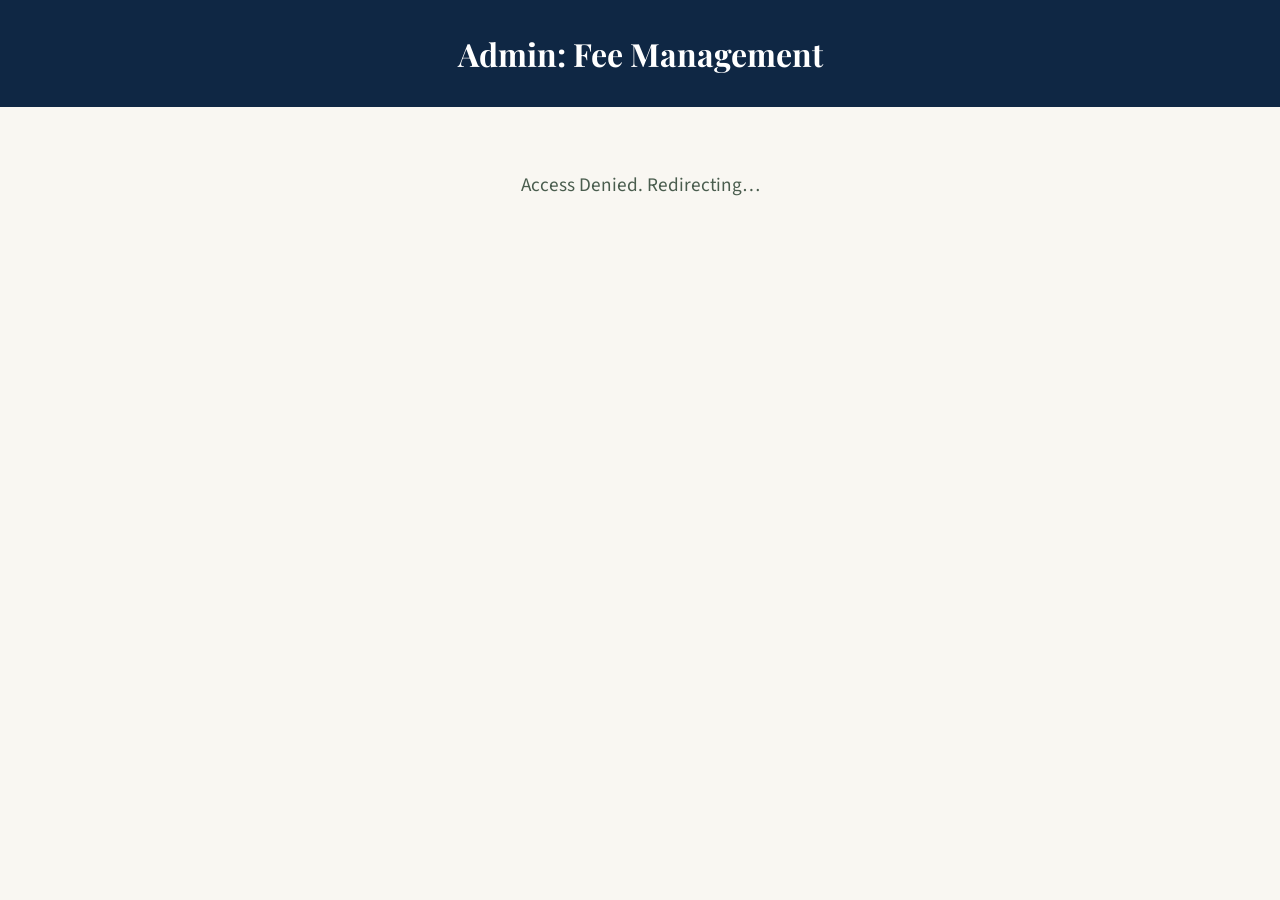
<file: fees.html>
<!DOCTYPE html>
<html lang="en">
<head>
    <meta charset="UTF-8">
    <meta name="viewport" content="width=device-width, initial-scale=1.0">
    <title>Manage Fees — Transport Services Authority</title>
    <link href="https://fonts.googleapis.com/css2?family=Playfair+Display:wght@400;600;700&family=Source+Sans+Pro:wght@300;400;600;700&display=swap" rel="stylesheet">
    <style>
        :root{--navy:#0f2744;--gold:#c9a227;--cream:#f9f7f2;--sage:#4a5d4e;--white:#ffffff;--border:#e5e7eb}
        body{font-family:'Source Sans Pro',sans-serif;background:var(--cream);color:var(--navy);margin:0;padding-bottom:4rem}
        h1,h2,h3{font-family:'Playfair Display',serif}
        .container{max-width:1000px;margin:0 auto;padding:0 1rem}
        .admin-header{background:var(--navy);color:#fff;padding:2rem 0;text-align:center;margin-bottom:2rem}
        .admin-header h1{margin:0;font-size:2rem}
        .card{background:#fff;border-radius:.75rem;padding:2rem;box-shadow:0 4px 6px -1px rgba(0,0,0,.1);margin-bottom:2rem;border-top:4px solid var(--gold)}
        .form-grid{display:grid;grid-template-columns:1fr 1fr;gap:1.5rem}
        @media(max-width:600px){.form-grid{grid-template-columns:1fr}}
        .form-group{margin-bottom:1rem}
        .form-group label{display:block;margin-bottom:.5rem;font-weight:600;color:var(--navy)}
        .form-group input,.form-group select{width:100%;padding:.75rem;border:1px solid var(--border);border-radius:.5rem;font-family:inherit;font-size:1rem;box-sizing:border-box}
        .form-group input:focus{outline:2px solid var(--gold);border-color:transparent}
        .btn{display:inline-flex;align-items:center;justify-content:center;padding:.75rem 1.5rem;border-radius:.5rem;font-weight:600;cursor:pointer;border:none;transition:all .2s;text-decoration:none;font-size:1rem}
        .btn-primary{background:var(--navy);color:#fff}.btn-primary:hover{background:#1a3a63}
        .btn-danger{background:#dc2626;color:#fff;padding:.4rem .8rem;font-size:.85rem}
        .btn-full{width:100%}
        .btn-sm-back{background:var(--gold);color:var(--navy);padding:.4rem .9rem;font-size:.85rem;font-weight:700;border-radius:.4rem;text-decoration:none;display:inline-block;margin-bottom:1rem}
        .fee-list{display:grid;gap:1rem}
        .fee-item{background:#fff;border:1px solid var(--border);border-radius:.5rem;padding:1rem;display:flex;justify-content:space-between;align-items:center}
        .fee-info h4{margin:0 0 .5rem;font-size:1.1rem;color:var(--navy)}
        .fee-info p{margin:.25rem 0;font-size:.9rem;color:#555}
        .fee-info strong{color:var(--gold)}
        #toast{visibility:hidden;min-width:250px;background:#333;color:#fff;text-align:center;border-radius:4px;padding:16px;position:fixed;z-index:1000;left:50%;bottom:30px;transform:translateX(-50%);opacity:0;transition:opacity .3s,bottom .3s}
        #toast.show{visibility:visible;opacity:1;bottom:50px}
    </style>
</head>
<body>
<div class="admin-header">
    <div class="container">
        <h1>Admin: Fee Management</h1>
    </div>
</div>

<div id="authCheck" style="padding:2rem;text-align:center;font-size:1.2rem;color:var(--sage);">Verifying access…</div>

<div id="portalContent" style="display:none;">
    <div class="container">
        <a href="admin.html" class="btn-sm-back">← Admin Portal</a>

        <div class="card">
            <h2 style="margin-top:0;">Add / Update Fee Structure</h2>
            <form id="feeForm" onsubmit="submitFee(event)">
                <div class="form-grid">
                    <div class="form-group">
                        <label>Vehicle Type (e.g. 🏍️ Bike Category A)</label>
                        <input type="text" id="vehicleType" placeholder="Enter name or use emojis…" required>
                    </div>
                    <div class="form-group">
                        <label>Total Amount</label>
                        <input type="text" id="totalAmount" placeholder="e.g. Rs. 15,000" required>
                    </div>
                    <div class="form-group">
                        <label>Installment Payment (Basic Fee)</label>
                        <input type="text" id="installmentFee" placeholder="e.g. Rs. 5,000">
                    </div>
                    <div class="form-group">
                        <label>Payment Installments</label>
                        <input type="text" id="installments" placeholder="e.g. 3 Months / Weekly">
                    </div>
                    <div class="form-group">
                        <label>Stamp Duty</label>
                        <input type="text" id="stampDuty" placeholder="e.g. Rs. 50">
                    </div>
                </div>
                <button type="submit" class="btn btn-primary btn-full">Save Fee Structure</button>
            </form>
        </div>

        <h3>Current Fee Structures</h3>
        <div id="feeList" class="fee-list"></div>
    </div>
</div>

<div id="toast"><span id="toastMsg"></span></div>
<script src="api_client.js"></script>
<script>
function showToast(msg) {
    var t = document.getElementById('toast');
    document.getElementById('toastMsg').textContent = msg;
    t.className = 'show';
    setTimeout(() => { t.className = t.className.replace('show',''); }, 3000);
}

function escHtml(s) {
    return String(s || '').replace(/&/g,'&amp;').replace(/</g,'&lt;').replace(/>/g,'&gt;');
}

async function renderFees() {
    var c = document.getElementById('feeList');
    try {
        var fees = await CPTSA.Fees.list();
        c.innerHTML = fees.length
            ? fees.map(f =>
                `<div class="fee-item">
                    <div class="fee-info">
                        <h4>${escHtml(f.vehicle_type)}</h4>
                        <p><strong>Total:</strong> ${escHtml(f.total_amount)}</p>
                        <p><small>Basic: ${escHtml(f.installment_fee)} | Installments: ${escHtml(f.installments)} | Stamp: ${escHtml(f.stamp_duty)}</small></p>
                    </div>
                    <button class="btn btn-danger" onclick="deleteFee(${f.id})">Delete</button>
                </div>`
            ).join('')
            : '<p style="text-align:center;color:#666;">No fees added yet.</p>';
    } catch(e) {
        c.innerHTML = `<p style="color:red;">Failed to load: ${e.message}</p>`;
    }
}

async function submitFee(e) {
    e.preventDefault();
    var data = {
        vehicle_type:    document.getElementById('vehicleType').value.trim(),
        total_amount:    document.getElementById('totalAmount').value.trim(),
        installment_fee: document.getElementById('installmentFee').value.trim(),
        installments:    document.getElementById('installments').value.trim(),
        stamp_duty:      document.getElementById('stampDuty').value.trim(),
    };
    try {
        await CPTSA.Fees.create(data);
        document.getElementById('feeForm').reset();
        showToast('✅ Fee Structure Added!');
        renderFees();
    } catch(err) { showToast('Error: ' + err.message); }
}

async function deleteFee(id) {
    if (!confirm('Delete this fee structure?')) return;
    try {
        await CPTSA.Fees.delete(id);
        showToast('Deleted.');
        renderFees();
    } catch(e) { showToast('Error: ' + e.message); }
}

document.addEventListener('DOMContentLoaded', async () => {
    try {
        var session = await CPTSA.Auth.session();
        if (session && session.role === 'admin') {
            document.getElementById('authCheck').style.display = 'none';
            document.getElementById('portalContent').style.display = 'block';
            renderFees();
        } else {
            document.getElementById('authCheck').textContent = 'Access Denied. Redirecting…';
            setTimeout(() => window.location.href = 'admin.html', 1200);
        }
    } catch {
        document.getElementById('authCheck').textContent = 'Access Denied. Redirecting…';
        setTimeout(() => window.location.href = 'admin.html', 1200);
    }
});
</script>
</body>
</html>
</file>
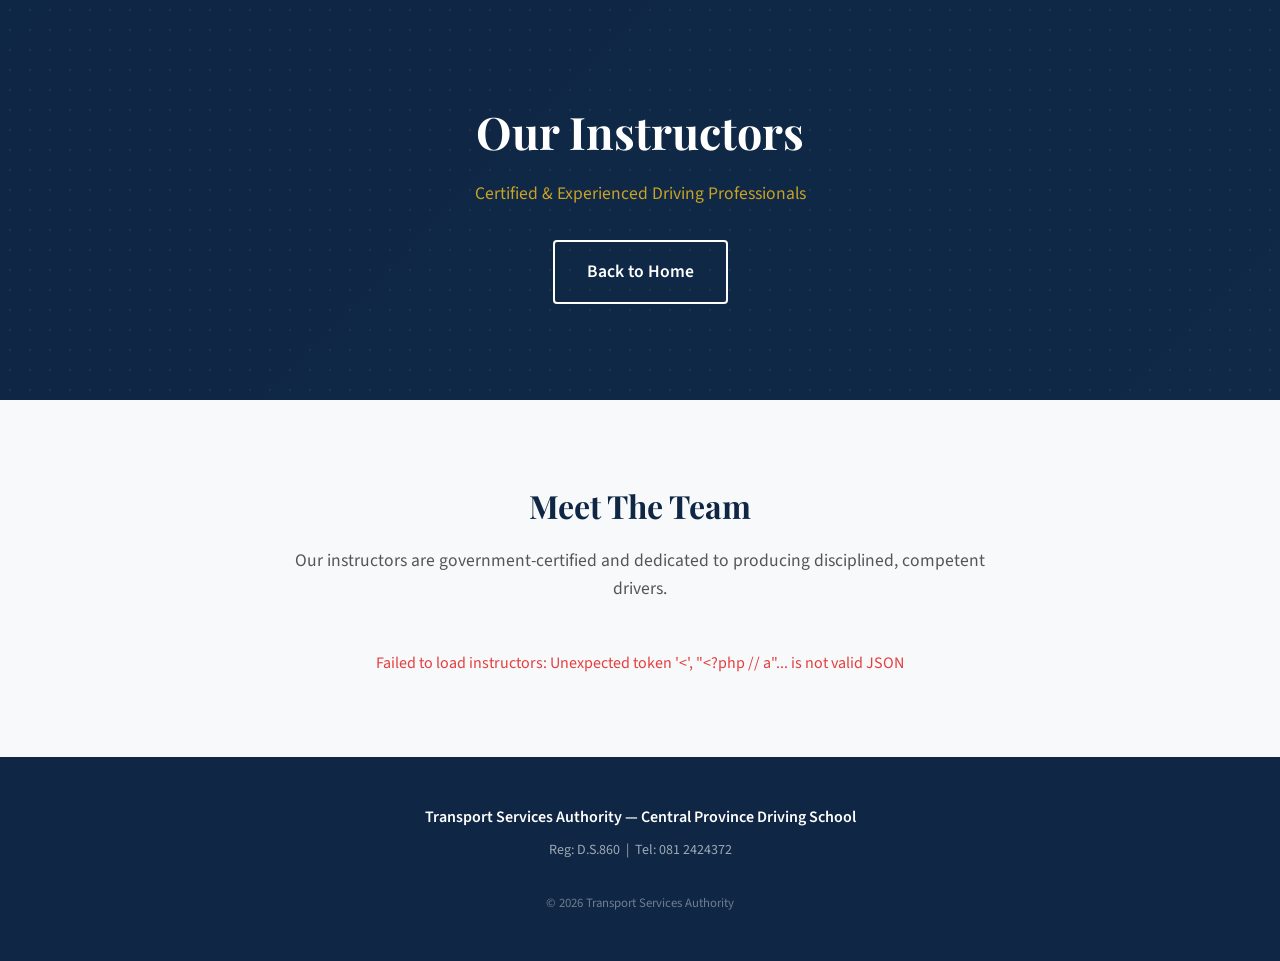
<file: instructor.html>
<!DOCTYPE html>
<html lang="en">
<head>
    <meta charset="UTF-8">
    <meta name="viewport" content="width=device-width, initial-scale=1.0">
    <title>Instructors — Transport Services Authority</title>
    <link href="https://fonts.googleapis.com/css2?family=Playfair+Display:wght@400;600;700&family=Source+Sans+Pro:wght@300;400;600;700&display=swap" rel="stylesheet">
    <style>
        :root{--navy:#0f2744;--gold:#c9a227;--white:#fff;--gray-light:#f8f9fa}
        *{box-sizing:border-box;margin:0;padding:0}
        body{font-family:'Source Sans Pro',sans-serif;background:var(--gray-light);color:#333;line-height:1.6}
        h1,h2,h3,h4,h5{font-family:'Playfair Display',serif}
        a{text-decoration:none;transition:all .3s ease}
        .container{max-width:1200px;margin:0 auto;padding:0 1.5rem}
        .text-center{text-align:center}.text-navy{color:var(--navy)}.text-gold{color:var(--gold)}.text-sage{color:#555}
        .mb-1{margin-bottom:.5rem}.font-semibold{font-weight:600}.py-20{padding-top:5rem;padding-bottom:5rem}
        .btn{display:inline-block;padding:.75rem 1.5rem;border-radius:4px;font-weight:600;cursor:pointer}
        .btn-lg{padding:1rem 2rem;font-size:1.1rem}
        .btn-outline{background:transparent;border:2px solid transparent}
        .hero-gradient{background:linear-gradient(135deg,#0f2744 0%,#1a3a60 100%);position:relative;overflow:hidden}
        .pattern-overlay::after{content:"";position:absolute;top:0;left:0;right:0;bottom:0;background-image:radial-gradient(rgba(201,162,39,.1) 1px,transparent 1px);background-size:20px 20px;pointer-events:none}
        .animate-fade-in-up{opacity:0;transform:translateY(20px);animation:fadeInUp .8s ease forwards}
        .stagger-1{animation-delay:.2s}.stagger-2{animation-delay:.4s}
        @keyframes fadeInUp{to{opacity:1;transform:translateY(0)}}
        .card-grid{display:grid;grid-template-columns:repeat(auto-fit,minmax(280px,1fr));gap:2rem;margin-top:2rem}
        .card{background:#fff;border-radius:8px;padding:2rem;box-shadow:0 4px 6px rgba(0,0,0,.05);transition:transform .3s ease,box-shadow .3s ease;text-align:center}
        .card:hover{transform:translateY(-5px);box-shadow:0 10px 15px rgba(0,0,0,.1)}
        .badge{display:inline-block;background:rgba(15,39,68,.1);color:var(--navy);font-size:.75rem;padding:.25rem .5rem;border-radius:4px;margin:.25rem;font-weight:600}
        footer{background:var(--navy);color:#fff;text-align:center;padding:3rem 1rem;margin-top:auto}
        #toast{visibility:hidden;min-width:250px;background:var(--navy);color:#fff;text-align:center;border-radius:4px;padding:16px;position:fixed;z-index:100;left:50%;bottom:30px;transform:translateX(-50%);box-shadow:0 4px 12px rgba(0,0,0,.2);border-left:5px solid var(--gold)}
        #toast.show{visibility:visible;animation:fadein .5s,fadeout .5s 2.5s}
        @keyframes fadein{from{bottom:0;opacity:0}to{bottom:30px;opacity:1}}
        @keyframes fadeout{from{bottom:30px;opacity:1}to{bottom:0;opacity:0}}
        .skeleton{background:linear-gradient(90deg,#f0f0f0 25%,#e0e0e0 50%,#f0f0f0 75%);background-size:200% 100%;animation:shimmer 1.5s infinite;border-radius:8px}
        @keyframes shimmer{0%{background-position:200% 0}100%{background-position:-200% 0}}
    </style>
</head>
<body>
<section class="hero-gradient pattern-overlay" style="padding:6rem 1rem;text-align:center;position:relative;">
    <div style="position:absolute;inset:0;background:rgba(15,39,68,0.9);"></div>
    <div style="position:relative;z-index:2;">
        <h1 style="font-size:2.8rem;color:white;font-weight:700;" class="animate-fade-in-up">Our Instructors</h1>
        <p style="color:var(--gold);font-size:1.1rem;margin-top:0.75rem;" class="animate-fade-in-up stagger-1">Certified &amp; Experienced Driving Professionals</p>
        <div style="margin-top:2rem;" class="animate-fade-in-up stagger-2">
            <a href="index.html" class="btn btn-outline btn-lg" style="color:white;border-color:white;">Back to Home</a>
        </div>
    </div>
</section>

<main class="container py-20">
    <div class="text-center" style="max-width:700px;margin:0 auto 3rem;">
        <h2 class="text-navy" style="margin-bottom:1rem;font-size:2rem;">Meet The Team</h2>
        <p class="text-sage" style="font-size:1.1rem;">Our instructors are government-certified and dedicated to producing disciplined, competent drivers.</p>
    </div>
    <div id="instructors-grid" class="card-grid">
        <!-- Skeleton placeholders while loading -->
        <div class="card"><div class="skeleton" style="width:140px;height:140px;border-radius:50%;margin:0 auto 1.5rem;"></div><div class="skeleton" style="height:24px;margin-bottom:8px;border-radius:4px;"></div><div class="skeleton" style="height:16px;width:70%;margin:0 auto 16px;border-radius:4px;"></div><div class="skeleton" style="height:60px;border-radius:4px;"></div></div>
        <div class="card"><div class="skeleton" style="width:140px;height:140px;border-radius:50%;margin:0 auto 1.5rem;"></div><div class="skeleton" style="height:24px;margin-bottom:8px;border-radius:4px;"></div><div class="skeleton" style="height:16px;width:70%;margin:0 auto 16px;border-radius:4px;"></div><div class="skeleton" style="height:60px;border-radius:4px;"></div></div>
    </div>
</main>

<footer>
    <p style="font-weight:600;">Transport Services Authority — Central Province Driving School</p>
    <p style="color:rgba(255,255,255,0.6);font-size:0.875rem;margin-top:0.5rem;">Reg: D.S.860 &nbsp;|&nbsp; Tel: 081 2424372</p>
    <p style="color:rgba(255,255,255,0.4);font-size:0.8rem;margin-top:2rem;">&copy; 2026 Transport Services Authority</p>
</footer>

<div id="toast"><span id="toastMessage"></span></div>
<script src="api_client.js"></script>
<script>
function escHtml(s){ return String(s||'').replace(/&/g,'&amp;').replace(/</g,'&lt;').replace(/>/g,'&gt;'); }

function showToast(msg){
    var t=document.getElementById('toast');
    document.getElementById('toastMessage').textContent=msg;
    t.className='show';
    setTimeout(function(){t.className=t.className.replace('show','');},3000);
}

async function renderInstructors(){
    var grid=document.getElementById('instructors-grid');
    try {
        var list = await CPTSA.Instructors.list();
        if(!list.length){
            grid.innerHTML='<p class="text-sage" style="grid-column:1/-1;text-align:center;padding:2rem;">No instructors listed at this time.</p>';
            return;
        }
        grid.innerHTML = list.map(function(inst){
            var imgSrc = inst.photo_url || ('https://picsum.photos/seed/'+inst.id+'/300/300');
            var badges = (inst.badges||[]).map(function(b){ return '<span class="badge">'+escHtml(b)+'</span>'; }).join(' ');
            return '<div class="card">'
                +'<div style="width:140px;height:140px;border-radius:50%;overflow:hidden;margin:0 auto 1.5rem;border:4px solid var(--gold);box-shadow:0 4px 8px rgba(0,0,0,.1);">'
                +'<img src="'+escHtml(imgSrc)+'" alt="'+escHtml(inst.name)+'" style="width:100%;height:100%;object-fit:cover;" onerror="this.src=\'https://via.placeholder.com/140\'">'
                +'</div>'
                +'<h3 class="text-navy" style="font-size:1.5rem;margin-bottom:.25rem;">'+escHtml(inst.name)+'</h3>'
                +'<p class="text-gold font-semibold mb-1" style="font-size:.95rem;">'+escHtml(inst.title||'')+'</p>'
                +'<div style="margin-bottom:1.5rem;min-height:40px;">'+badges+'</div>'
                +'<p class="text-sage" style="font-size:.95rem;font-style:italic;">"'+escHtml(inst.bio||'')+'"</p>'
                +'</div>';
        }).join('');
    } catch(e){
        grid.innerHTML='<p style="color:#e53e3e;grid-column:1/-1;text-align:center;">Failed to load instructors: '+escHtml(e.message)+'</p>';
    }
}

document.addEventListener('DOMContentLoaded', renderInstructors);
</script>
</body>
</html>
</file>
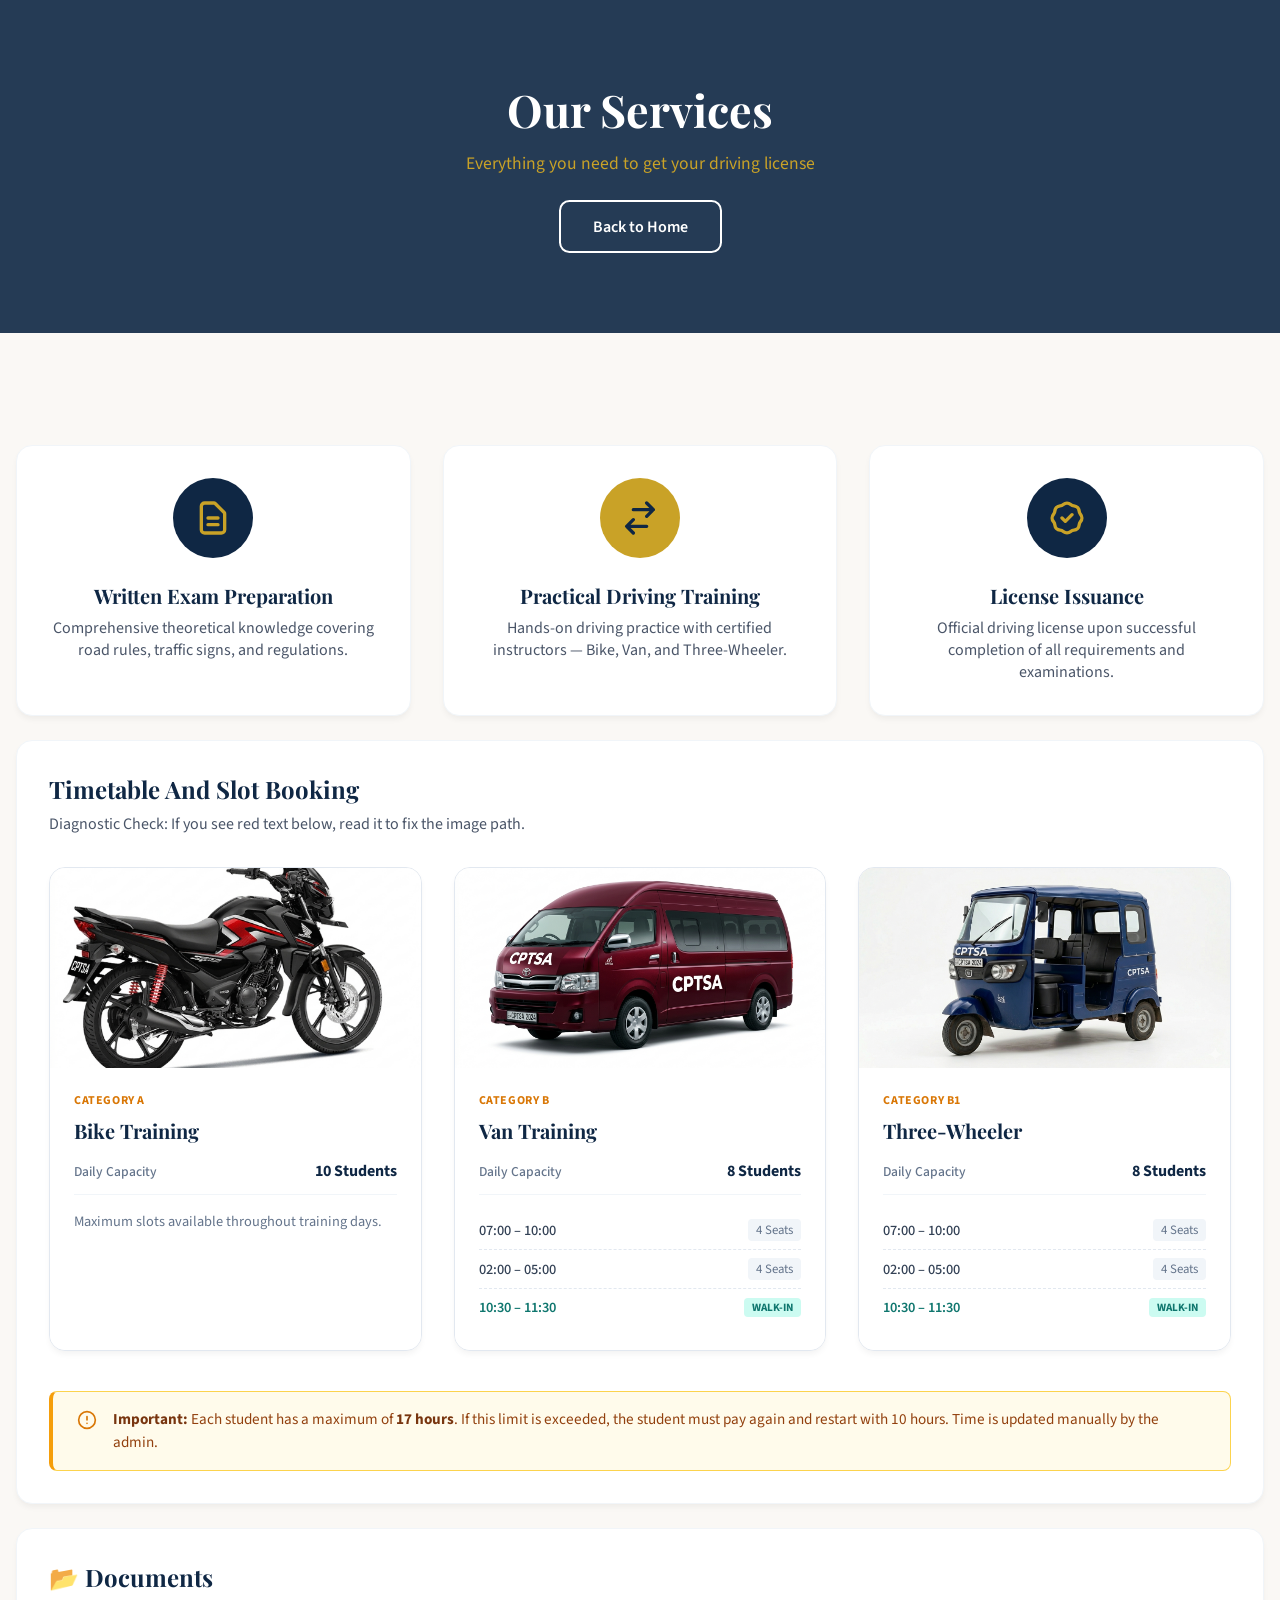
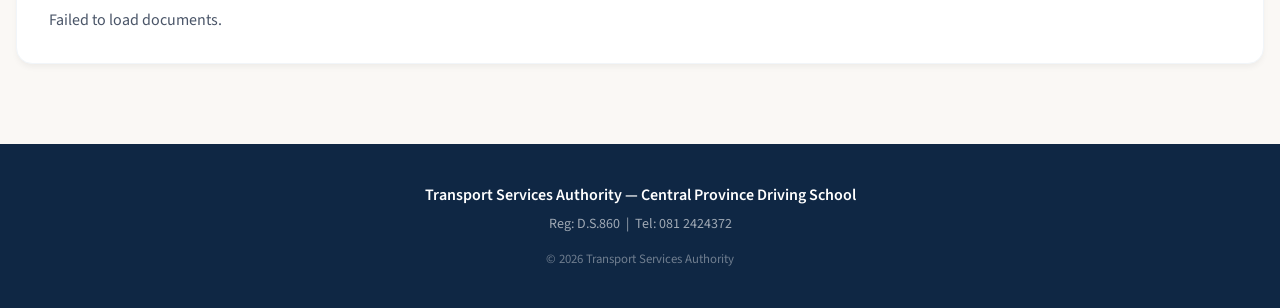
<file: services.html>
<!DOCTYPE html>
<html lang="en">
<head>
    <meta charset="UTF-8">
    <meta name="viewport" content="width=device-width, initial-scale=1.0">
    <title>Services — Transport Services Authority</title>
    <link href="https://fonts.googleapis.com/css2?family=Playfair+Display:wght@400;600;700&family=Source+Sans+Pro:wght@300;400;600;700&display=swap" rel="stylesheet">
    <link rel="stylesheet" href="styles.css">
    <script src="nav.js"></script>
</head>
<body>
<div id="navbar-container"></div>

<section class="hero-gradient pattern-overlay" style="padding:5rem 1rem;text-align:center;position:relative;">
    <div style="position:absolute;inset:0;background:rgba(15,39,68,0.9);"></div>
    <div style="position:relative;z-index:2;">
        <h1 style="font-size:2.8rem;color:white;font-weight:700;" class="animate-fade-in-up">Our Services</h1>
        <p style="color:var(--gold);font-size:1.1rem;margin-top:0.75rem;" class="animate-fade-in-up stagger-1">Everything you need to get your driving license</p>
        <div style="margin-top:1.5rem;" class="animate-fade-in-up stagger-2">
            <a href="index.html" class="btn btn-outline btn-lg" style="color:white;border-color:white;">Back to Home</a>
        </div>
    </div>
</section>

<section class="py-20 max-w-7xl mx-auto px-4">

    <div class="grid-3 mb-6">
        <div class="card card-hover section-reveal" style="text-align:center;">
            <div style="width:80px;height:80px;background:var(--navy);border-radius:50%;display:flex;align-items:center;justify-content:center;margin:0 auto 1.5rem;">
                <svg style="width:40px;height:40px;" fill="none" stroke="#c9a227" viewBox="0 0 24 24"><path stroke-linecap="round" stroke-linejoin="round" stroke-width="2" d="M9 12h6m-6 4h6m2 5H7a2 2 0 01-2-2V5a2 2 0 012-2h5.586a1 1 0 01.707.293l5.414 5.414a1 1 0 01.293.707V19a2 2 0 01-2 2z"/></svg>
            </div>
            <h3 class="text-xl font-bold mb-2">Written Exam Preparation</h3>
            <p class="text-sage">Comprehensive theoretical knowledge covering road rules, traffic signs, and regulations.</p>
        </div>
        <div class="card card-hover section-reveal" style="text-align:center;">
            <div style="width:80px;height:80px;background:var(--gold);border-radius:50%;display:flex;align-items:center;justify-content:center;margin:0 auto 1.5rem;">
                <svg style="width:40px;height:40px;" fill="none" stroke="#0f2744" viewBox="0 0 24 24"><path stroke-linecap="round" stroke-linejoin="round" stroke-width="2" d="M8 7h12m0 0l-4-4m4 4l-4 4m0 6H4m0 0l4 4m-4-4l4-4"/></svg>
            </div>
            <h3 class="text-xl font-bold mb-2">Practical Driving Training</h3>
            <p class="text-sage">Hands-on driving practice with certified instructors — Bike, Van, and Three-Wheeler.</p>
        </div>
        <div class="card card-hover section-reveal" style="text-align:center;">
            <div style="width:80px;height:80px;background:var(--navy);border-radius:50%;display:flex;align-items:center;justify-content:center;margin:0 auto 1.5rem;">
                <svg style="width:40px;height:40px;" fill="none" stroke="#c9a227" viewBox="0 0 24 24"><path stroke-linecap="round" stroke-linejoin="round" stroke-width="2" d="M9 12l2 2 4-4M7.835 4.697a3.42 3.42 0 001.946-.806 3.42 3.42 0 014.438 0 3.42 3.42 0 001.946.806 3.42 3.42 0 013.138 3.138 3.42 3.42 0 00.806 1.946 3.42 3.42 0 010 4.438 3.42 3.42 0 00-.806 1.946 3.42 3.42 0 01-3.138 3.138 3.42 3.42 0 00-1.946.806 3.42 3.42 0 01-4.438 0 3.42 3.42 0 00-1.946-.806 3.42 3.42 0 01-3.138-3.138 3.42 3.42 0 00-.806-1.946 3.42 3.42 0 010-4.438 3.42 3.42 0 00.806-1.946 3.42 3.42 0 013.138-3.138z"/></svg>
            </div>
            <h3 class="text-xl font-bold mb-2">License Issuance</h3>
            <p class="text-sage">Official driving license upon successful completion of all requirements and examinations.</p>
        </div>
    </div>

    <!-- Timetable Info -->
    <div class="card section-reveal mb-6">
    <div class="main-header">
        <h3 class="text-2xl font-bold">Timetable And Slot Booking</h3>
        <p>Diagnostic Check: If you see red text below, read it to fix the image path.</p>
    </div>

    <div class="grid-3">
        <!-- Card A: Bike -->
        <div class="category-card">
            <!-- DIAGNOSTIC FALLBACK: The onerror attribute will print the exact path the browser is looking for -->
            <img 
                src="bike.png" 
                alt="Motorcycle Training" 
                class="card-img"
                onerror="this.style.display='none'; this.nextElementSibling.style.display='block';"
            >
            <div class="error-msg" style="display:none; padding:1rem; background:#fee2e2; color:#991b1b; font-size:0.8rem; text-align:center; height:200px; box-sizing:border-box;">
                Failed to load bike.png<br>Check if file is exactly named <strong>bike.png</strong> (lowercase) inside the <strong>photos</strong> folder.
            </div>
            
            <div class="card-content">
                <div class="category-badge">Category A</div>
                <h4 class="card-title">Bike Training</h4>
                <div class="info-row">
                    <span class="label">Daily Capacity</span>
                    <span class="value">10 Students</span>
                </div>
                <p class="description">Maximum slots available throughout training days.</p>
            </div>
        </div>

        <!-- Card B: Van -->
        <div class="category-card">
            <img 
                src="van.png" 
                alt="Van Training" 
                class="card-img"
                onerror="this.style.display='none'; this.nextElementSibling.style.display='block';"
            >
            <div class="error-msg" style="display:none; padding:1rem; background:#fee2e2; color:#991b1b; font-size:0.8rem; text-align:center; height:200px; box-sizing:border-box;">
                Failed to load van.png<br>Check if file is exactly named <strong>van.png</strong> (lowercase) inside the <strong>photos</strong> folder.
            </div>
            
            <div class="card-content">
                <div class="category-badge">Category B</div>
                <h4 class="card-title">Van Training</h4>
                <div class="info-row">
                    <span class="label">Daily Capacity</span>
                    <span class="value">8 Students</span>
                </div>
                <ul class="schedule-list">
                    <li><span class="time">07:00 – 10:00</span> <span class="seats">4 Seats</span></li>
                    <li><span class="time">02:00 – 05:00</span> <span class="seats">4 Seats</span></li>
                    <li><span class="time walkin">10:30 – 11:30</span> <span class="badge">Walk-in</span></li>
                </ul>
            </div>
        </div>

        <!-- Card B1: Three-Wheeler -->
        <div class="category-card">
            <img 
                src="tw.png" 
                alt="Three-Wheeler Training" 
                class="card-img"
                onerror="this.style.display='none'; this.nextElementSibling.style.display='block';"
            >
            <div class="error-msg" style="display:none; padding:1rem; background:#fee2e2; color:#991b1b; font-size:0.8rem; text-align:center; height:200px; box-sizing:border-box;">
                Failed to load tw.png<br>Check if file is exactly named <strong>tw.png</strong> (lowercase) inside the <strong>photos</strong> folder.
            </div>
            
            <div class="card-content">
                <div class="category-badge">Category B1</div>
                <h4 class="card-title">Three-Wheeler</h4>
                <div class="info-row">
                    <span class="label">Daily Capacity</span>
                    <span class="value">8 Students</span>
                </div>
                <ul class="schedule-list">
                    <li><span class="time">07:00 – 10:00</span> <span class="seats">4 Seats</span></li>
                    <li><span class="time">02:00 – 05:00</span> <span class="seats">4 Seats</span></li>
                    <li><span class="time walkin">10:30 – 11:30</span> <span class="badge">Walk-in</span></li>
                </ul>
            </div>
        </div>
    </div>

    <!-- Warning Box -->
    <div class="alert-box">
        <svg class="alert-icon" xmlns="http://www.w3.org/2000/svg" width="20" height="20" viewBox="0 0 24 24" fill="none" stroke="currentColor" stroke-width="2" stroke-linecap="round" stroke-linejoin="round">
            <circle cx="12" cy="12" r="10"/><line x1="12" y1="8" x2="12" y2="12"/><line x1="12" y1="16" x2="12.01" y2="16"/>
        </svg>
        <div class="alert-content">
            <strong>Important:</strong> Each student has a maximum of <strong>17 hours</strong>. If this limit is exceeded, the student must pay again and restart with 10 hours. Time is updated manually by the admin.
        </div>
    </div>
</div>

<style>
    .card { background: #ffffff; border-radius: 1rem; padding: 2rem; box-shadow: 0 4px 6px -1px rgba(0, 0, 0, 0.05); border: 1px solid #f1f5f9; }
    .main-header h3 { color: var(--navy, #1e293b); margin-bottom: 0.5rem; }
    .main-header p { color: var(--sage, #64748b); max-width: 600px; }
    .grid-3 { display: grid; grid-template-columns: repeat(auto-fit, minmax(280px, 1fr)); gap: 2rem; margin-top: 2rem; }
    .category-card { background: #ffffff; border-radius: 1rem; overflow: hidden; border: 1px solid #e2e8f0; box-shadow: 0 4px 6px -1px rgba(0, 0, 0, 0.05); display: flex; flex-direction: column; }
    .card-img { width: 100%; height: 200px; object-fit: cover; object-position: center; display: block; }
    .card-content { padding: 1.5rem; background-color: #ffffff; flex-grow: 1; display: flex; flex-direction: column; }
    .category-badge { display: inline-block; font-size: 0.75rem; font-weight: 700; text-transform: uppercase; letter-spacing: 0.05em; color: #d97706; margin-bottom: 0.5rem; }
    .card-title { font-size: 1.25rem; font-weight: 700; color: var(--navy, #1e293b); margin: 0 0 1rem 0; }
    .info-row { display: flex; justify-content: space-between; align-items: center; margin-bottom: 1rem; padding-bottom: 0.75rem; border-bottom: 1px solid #f1f5f9; }
    .info-row .label { font-size: 0.85rem; color: #64748b; font-weight: 500; }
    .info-row .value { font-size: 1rem; font-weight: 700; color: var(--navy, #1e293b); }
    .description { font-size: 0.9rem; color: #64748b; line-height: 1.5; margin: 0; }
    .schedule-list { list-style: none; padding: 0; margin: 0; }
    .schedule-list li { display: flex; justify-content: space-between; align-items: center; padding: 0.5rem 0; border-bottom: 1px dashed #e2e8f0; font-size: 0.9rem; }
    .schedule-list li:last-child { border-bottom: none; }
    .time { color: #334155; font-weight: 500; }
    .seats { background-color: #f1f5f9; color: #64748b; padding: 2px 8px; border-radius: 4px; font-size: 0.8rem; }
    .walkin { color: #0f766e; font-weight: 600; }
    .badge { background-color: #ccfbf1; color: #0f766e; font-size: 0.7rem; padding: 2px 8px; border-radius: 4px; font-weight: 700; text-transform: uppercase; }
    .alert-box { margin-top: 2.5rem; background-color: #fffbeb; border: 1px solid #fcd34d; border-left: 4px solid #f59e0b; border-radius: 0.5rem; padding: 1rem 1.5rem; display: flex; align-items: flex-start; gap: 1rem; }
    .alert-icon { color: #d97706; flex-shrink: 0; margin-top: 2px; }
    .alert-content { color: #92400e; font-size: 0.95rem; line-height: 1.5; }
    .alert-content strong { color: #78350f; }
</style>

    <!-- Fee Structure -->
    <div id="feeSection" class="section-reveal mb-6" style="display:none;">
        <h3 class="text-2xl font-bold mb-4" style="color:var(--navy);">💰 Fee Structure</h3>
        <div style="overflow-x:auto;border:1px solid var(--border);border-radius:.5rem;box-shadow:0 2px 4px rgba(0,0,0,.05);">
            <table style="width:100%;border-collapse:collapse;background:#fff;min-width:600px;">
                <thead>
                    <tr style="background:var(--navy);color:#fff;text-align:left;">
                        <th style="padding:1rem;">Vehicle Type</th>
                        <th style="padding:1rem;">Total Amount</th>
                        <th style="padding:1rem;">Installment</th>
                        <th style="padding:1rem;">Installments</th>
                        <th style="padding:1rem;">Stamp Duty</th>
                    </tr>
                </thead>
                <tbody id="feeTableBody"></tbody>
            </table>
        </div>
    </div>

    <!-- Documents -->
    <div class="card section-reveal">
        <h3 class="text-2xl font-bold mb-4" style="color:var(--navy);">📂 Documents</h3>
        <div id="publicDocs" style="display:grid;grid-template-columns:repeat(auto-fill,minmax(280px,1fr));gap:1rem;"></div>
        <p id="noDocsMsg" class="text-sage" style="display:none;">No documents available. Check back later.</p>
        <div id="docsLoading" class="text-sage">Loading documents…</div>
    </div>

</section>

<footer>
    <p style="font-weight:600;">Transport Services Authority — Central Province Driving School</p>
    <p style="color:rgba(255,255,255,0.6);font-size:0.875rem;margin-top:0.5rem;">Reg: D.S.860 &nbsp;|&nbsp; Tel: 081 2424372</p>
    <p style="color:rgba(255,255,255,0.4);font-size:0.8rem;margin-top:1rem;">&copy; 2026 Transport Services Authority</p>
</footer>

<div id="toast"><span id="toastMessage"></span></div>
<script src="api_client.js"></script>
<script>
function escHtml(s){ return String(s||'').replace(/&/g,'&amp;').replace(/</g,'&lt;').replace(/>/g,'&gt;'); }

function initScrollReveal(){
    var io=new IntersectionObserver(function(entries){
        entries.forEach(function(e){if(e.isIntersecting){e.target.classList.add('visible');io.unobserve(e.target);}});
    },{threshold:0.1});
    document.querySelectorAll('.section-reveal').forEach(function(el){io.observe(el);});
}

document.addEventListener('DOMContentLoaded', async function(){
    initScrollReveal();

    // Load fees
    try {
        var fees = await CPTSA.Fees.list();
        if(fees.length){
            document.getElementById('feeSection').style.display='block';
            document.getElementById('feeTableBody').innerHTML = fees.map(function(f){
                return '<tr style="border-bottom:1px solid #eee;" onmouseover="this.style.background=\'#f9f7f2\'" onmouseout="this.style.background=\'white\'">'
                    +'<td style="padding:1rem;font-weight:600;">'+escHtml(f.vehicle_type)+'</td>'
                    +'<td style="padding:1rem;color:var(--gold);font-weight:700;">'+escHtml(f.total_amount)+'</td>'
                    +'<td style="padding:1rem;color:var(--sage);">'+escHtml(f.installment_fee||'—')+'</td>'
                    +'<td style="padding:1rem;color:var(--sage);">'+escHtml(f.installments||'—')+'</td>'
                    +'<td style="padding:1rem;color:var(--sage);">'+escHtml(f.stamp_duty||'—')+'</td>'
                    +'</tr>';
            }).join('');
        }
    } catch(e){ console.warn('Fees load failed:', e.message); }

    // Load documents
    document.getElementById('docsLoading').style.display='none';
    try {
        var docs = await CPTSA.Documents.list();
        var container = document.getElementById('publicDocs');
        if(!docs.length){
            document.getElementById('noDocsMsg').style.display='block';
        } else {
            container.innerHTML = docs.map(function(d){
                return '<div style="border:1px solid var(--border);border-radius:.75rem;padding:1rem;display:flex;align-items:center;justify-content:space-between;gap:1rem;">'
                    +'<div style="display:flex;align-items:center;gap:.75rem;">'
                    +'<svg style="width:24px;height:24px;" fill="none" stroke="#c9a227" viewBox="0 0 24 24"><path stroke-linecap="round" stroke-linejoin="round" stroke-width="2" d="M9 12h6m-6 4h6m2 5H7a2 2 0 01-2-2V5a2 2 0 012-2h5.586a1 1 0 01.707.293l5.414 5.414a1 1 0 01.293.707V19a2 2 0 01-2 2z"/></svg>'
                    +'<span style="font-weight:600;">'+escHtml(d.name)+'</span></div>'
                    +'<a href="'+CPTSA.Documents.downloadUrl(d.id)+'" class="btn btn-primary btn-sm">Download</a>'
                    +'</div>';
            }).join('');
        }
    } catch(e){
        document.getElementById('noDocsMsg').textContent='Failed to load documents.';
        document.getElementById('noDocsMsg').style.display='block';
    }
});
</script>
</body>
</html>
</file>
<file: styles.css>
/* ==================== ROOT VARIABLES ==================== */
:root {
    --bg: #faf8f5;
    --fg: #0f2744;
    --muted: #4a5568;
    --accent: #c9a227;
    --card: #ffffff;
    --border: #e2e8f0;
    --navy: #0f2744;
    --gold: #c9a227;
    --goldLight: #dbb84d;
    --cream: #faf8f5;
    --sage: #4a5568;
}

* { box-sizing: border-box; font-family: 'Source Sans Pro', sans-serif; margin: 0; padding: 0; }
h1, h2, h3, h4, .display-font { font-family: 'Playfair Display', serif; }
html { scroll-behavior: smooth; }

body { background: var(--cream); color: var(--navy); }

@media (prefers-reduced-motion: reduce) {
    *, *::before, *::after { animation-duration: 0.01ms !important; transition-duration: 0.01ms !important; }
    html { scroll-behavior: auto; }
}

/* ==================== LAYOUT UTILITIES ==================== */
.max-w-7xl { max-width: 80rem; }
.max-w-4xl { max-width: 56rem; }
.max-w-2xl { max-width: 42rem; }
.mx-auto { margin-left: auto; margin-right: auto; }
.px-4 { padding-left: 1rem; padding-right: 1rem; }
.py-2 { padding-top: 0.5rem; padding-bottom: 0.5rem; }
.py-3 { padding-top: 0.75rem; padding-bottom: 0.75rem; }
.py-4 { padding-top: 1rem; padding-bottom: 1rem; }
.py-6 { padding-top: 1.5rem; padding-bottom: 1.5rem; }
.py-8 { padding-top: 2rem; padding-bottom: 2rem; }
.py-12 { padding-top: 3rem; padding-bottom: 3rem; }
.py-20 { padding-top: 5rem; padding-bottom: 5rem; }
.p-4 { padding: 1rem; }
.p-6 { padding: 1.5rem; }
.p-8 { padding: 2rem; }
.hidden { display: none !important; }

/* ==================== HERO ==================== */
.hero-gradient {
    background: linear-gradient(135deg, #0f2744 0%, #1a3a5c 50%, #2d4a6f 100%);
}
.pattern-overlay {
    background-image: url("data:image/svg+xml,%3Csvg width='60' height='60' viewBox='0 0 60 60' xmlns='http://www.w3.org/2000/svg'%3E%3Cg fill='none' fill-rule='evenodd'%3E%3Cg fill='%23ffffff' fill-opacity='0.03'%3E%3Cpath d='M36 34v-4h-2v4h-4v2h4v4h2v-4h4v-2h-4zm0-30V0h-2v4h-4v2h4v4h2V6h4V4h-4zM6 34v-4H4v4H0v2h4v4h2v-4h4v-2H6zM6 4V0H4v4H0v2h4v4h2V6h4V4H6z'/%3E%3C/g%3E%3C/g%3E%3C/svg%3E");
}

/* ==================== FLAG ==================== */
.flag-stripe {
    height: 4px;
    background: linear-gradient(90deg, #8b1538 0%, #8b1538 33%, #daa520 33%, #daa520 66%, #8b1538 66%, #8b1538 100%);
}

/* ==================== NAV ==================== */
#mainNav { background: white; position: sticky; top: 0; z-index: 50; box-shadow: 0 2px 10px rgba(15,39,68,0.08); }
#mainNav .inner { max-width: 80rem; margin: 0 auto; padding: 0 1rem; display: flex; justify-content: space-between; align-items: center; height: 64px; }
.nav-links { display: flex; align-items: center; gap: 1.5rem; }
.nav-link { color: var(--navy); font-weight: 600; text-decoration: none; font-size: 0.9rem; position: relative; transition: color 0.3s; }
.nav-link::after { content: ''; position: absolute; bottom: -4px; left: 0; width: 0; height: 2px; background: var(--gold); transition: width 0.3s; }
.nav-link:hover { color: var(--gold); }
.nav-link:hover::after { width: 100%; }
.nav-link.active { color: var(--gold); }
.nav-link.active::after { width: 100%; }
.nav-logo { display: flex; align-items: center; gap: 0.75rem; }
.nav-logo img { width: 48px; height: 48px; border-radius: 50%; object-fit: cover; }
.nav-actions { display: flex; gap: 0.5rem; align-items: center; }

/* Mobile menu */
.hamburger { display: none; background: none; border: none; cursor: pointer; padding: 0.5rem; color: var(--navy); }
#mobileMenu { display: none; padding: 1rem 0; border-top: 1px solid var(--border); }
#mobileMenu a { display: block; padding: 0.75rem 1rem; font-weight: 600; color: var(--navy); text-decoration: none; border-bottom: 1px solid #f0f0f0; }
@media (max-width: 900px) {
    .nav-links { display: none; }
    .hamburger { display: block; }
    #mobileMenu.open { display: block; }
}

/* ==================== BUTTONS ==================== */
.btn { display: inline-flex; align-items: center; justify-content: center; gap: 0.4rem; padding: 0.5rem 1.25rem; border-radius: 0.5rem; font-weight: 600; font-size: 0.875rem; cursor: pointer; transition: all 0.3s; border: none; text-decoration: none; }
.btn-primary { background: linear-gradient(135deg, #c9a227 0%, #dbb84d 100%); color: var(--navy); }
.btn-primary:hover { background: linear-gradient(135deg, #dbb84d 0%, #e5c85d 100%); transform: translateY(-2px); box-shadow: 0 8px 20px rgba(201,162,39,0.3); }
.btn-secondary { background: linear-gradient(135deg, #0f2744 0%, #1a3a5c 100%); color: white; }
.btn-secondary:hover { background: linear-gradient(135deg, #1a3a5c 0%, #2d4a6f 100%); transform: translateY(-2px); box-shadow: 0 8px 20px rgba(15,39,68,0.3); }
.btn-danger { background: #e53e3e; color: white; }
.btn-danger:hover { background: #c53030; transform: translateY(-2px); }
.btn-outline { background: transparent; border: 2px solid var(--navy); color: var(--navy); }
.btn-outline:hover { background: var(--navy); color: white; }
.btn-sm { padding: 0.35rem 0.85rem; font-size: 0.8rem; }
.btn-lg { padding: 0.85rem 2rem; font-size: 1rem; border-radius: 0.65rem; }
.btn-full { width: 100%; }

/* ==================== CARDS ==================== */
.card { background: white; border-radius: 1rem; padding: 1.5rem; box-shadow: 0 4px 20px rgba(15,39,68,0.08), 0 1px 3px rgba(15,39,68,0.05); }
.card-hover { transition: transform 0.3s, box-shadow 0.3s; }
.card-hover:hover { transform: translateY(-4px); box-shadow: 0 12px 40px rgba(15,39,68,0.12); }

/* ==================== FORM ELEMENTS ==================== */
.form-group { margin-bottom: 1rem; }
.form-group label { display: block; font-size: 0.875rem; font-weight: 600; color: var(--navy); margin-bottom: 0.375rem; }
.form-control { width: 100%; padding: 0.75rem 1rem; border: 1.5px solid var(--border); border-radius: 0.5rem; font-size: 0.95rem; color: var(--navy); background: white; transition: border-color 0.3s, box-shadow 0.3s; }
.form-control:focus { outline: none; border-color: var(--gold); box-shadow: 0 0 0 3px rgba(201,162,39,0.1); }
.form-grid { display: grid; grid-template-columns: 1fr 1fr; gap: 1rem; }
@media (max-width: 600px) { .form-grid { grid-template-columns: 1fr; } }

/* ==================== MODAL ==================== */
.modal-backdrop { position: fixed; inset: 0; background: rgba(15,39,68,0.8); backdrop-filter: blur(4px); z-index: 100; }
.modal-box { position: fixed; top: 50%; left: 50%; transform: translate(-50%, -50%); z-index: 101; background: white; border-radius: 1.25rem; padding: 2rem; width: 90%; max-width: 500px; max-height: 90vh; overflow-y: auto; box-shadow: 0 24px 60px rgba(15,39,68,0.2); }
.modal-box-lg { max-width: 720px; }

/* ==================== TABLES ==================== */
.data-table { width: 100%; border-collapse: collapse; }
.data-table th { background: var(--navy); color: white; padding: 0.75rem 1rem; text-align: left; font-size: 0.85rem; font-weight: 600; }
.data-table td { padding: 0.75rem 1rem; border-bottom: 1px solid var(--border); font-size: 0.9rem; }
.data-table tr:hover td { background: rgba(201,162,39,0.05); }
.table-wrap { overflow-x: auto; border-radius: 0.75rem; box-shadow: 0 2px 12px rgba(15,39,68,0.06); }

/* ==================== BADGES ==================== */
.badge { display: inline-block; padding: 0.2rem 0.7rem; border-radius: 9999px; font-size: 0.75rem; font-weight: 600; }
.badge-success { background: #c6f6d5; color: #22543d; }
.badge-warning { background: #fef3c7; color: #92400e; }
.badge-danger { background: #fed7d7; color: #742a2a; }
.badge-info { background: #bee3f8; color: #2a4365; }

/* ==================== TABS ==================== */
.tabs { display: flex; border-bottom: 2px solid var(--border); margin-bottom: 1.5rem; overflow-x: auto; }
.tab-btn { padding: 0.75rem 1.25rem; font-weight: 600; font-size: 0.9rem; color: var(--sage); border: none; background: none; cursor: pointer; border-bottom: 2px solid transparent; margin-bottom: -2px; white-space: nowrap; transition: color 0.3s; }
.tab-btn.active { color: var(--gold); border-bottom-color: var(--gold); }
.tab-panel { display: none; }
.tab-panel.active { display: block; }

/* ==================== ANNOUNCEMENT TICKER ==================== */
.announcement-ticker { animation: ticker 30s linear infinite; white-space: nowrap; }
@keyframes ticker { 0% { transform: translateX(100%); } 100% { transform: translateX(-100%); } }

/* ==================== REVEAL ANIMATIONS ==================== */
.section-reveal { opacity: 0; transform: translateY(40px); transition: opacity 0.8s ease, transform 0.8s ease; }
.section-reveal.visible { opacity: 1; transform: translateY(0); }

@keyframes fadeInUp { from { opacity: 0; transform: translateY(30px); } to { opacity: 1; transform: translateY(0); } }
.animate-fade-in-up { animation: fadeInUp 0.6s ease forwards; }
.stagger-1 { animation-delay: 0.1s; }
.stagger-2 { animation-delay: 0.2s; }
.stagger-3 { animation-delay: 0.3s; }
.stagger-4 { animation-delay: 0.4s; }

/* ==================== TOAST ==================== */
#toast { position: fixed; bottom: 1.5rem; right: 1.5rem; z-index: 999; background: var(--navy); color: white; padding: 0.875rem 1.5rem; border-radius: 0.75rem; font-weight: 600; font-size: 0.9rem; transform: translateY(5rem); opacity: 0; transition: all 0.4s ease; box-shadow: 0 8px 24px rgba(15,39,68,0.3); max-width: 340px; }
#toast.show { transform: translateY(0); opacity: 1; }

/* ==================== TIMETABLE ==================== */
.slot-btn { border: 2px solid var(--border); background: white; border-radius: 0.5rem; padding: 0.5rem 0.75rem; cursor: pointer; font-size: 0.82rem; font-weight: 600; color: var(--navy); transition: all 0.3s; text-align: center; }
.slot-btn:hover:not(:disabled) { border-color: var(--gold); background: rgba(201,162,39,0.05); }
.slot-btn.booked { background: #fed7d7; border-color: #e53e3e; color: #742a2a; cursor: not-allowed; }
.slot-btn.mine { background: #c6f6d5; border-color: #38a169; color: #22543d; }
.slot-btn.full { background: #e2e8f0; border-color: #a0aec0; color: #718096; cursor: not-allowed; }
.slot-btn.deadline { border-color: #ed8936; background: #fef3c7; }

/* ==================== PROFILE PHOTO ==================== */
.photo-circle { width: 96px; height: 96px; border-radius: 50%; object-fit: cover; border: 3px solid var(--gold); background: #e2e8f0; }
.photo-upload-area { border: 2px dashed var(--border); border-radius: 0.75rem; padding: 2rem; text-align: center; cursor: pointer; transition: border-color 0.3s; }
.photo-upload-area:hover { border-color: var(--gold); }

/* ==================== PORTAL HEADER ==================== */
.portal-header { background: linear-gradient(135deg, #0f2744, #1a3a5c); color: white; padding: 1.25rem 2rem; display: flex; justify-content: space-between; align-items: center; border-radius: 1rem; margin-bottom: 1.5rem; }

/* ==================== PAGE WRAPPER ==================== */
.page { min-height: calc(100vh - 64px); }
.page-section { padding: 4rem 1rem; }
.section-title { font-size: 2.25rem; font-weight: 700; color: var(--navy); text-align: center; margin-bottom: 1rem; }
.section-divider { width: 6rem; height: 4px; background: var(--gold); margin: 0 auto 1.5rem; border-radius: 2px; }

/* Footer */
footer { background: var(--navy); color: white; padding: 2.5rem 1rem; text-align: center; }
footer a { color: var(--gold); text-decoration: none; }

/* Grid helpers */
.grid-2 { display: grid; grid-template-columns: repeat(2, 1fr); gap: 1.5rem; }
.grid-3 { display: grid; grid-template-columns: repeat(3, 1fr); gap: 1.5rem; }
@media (max-width: 900px) { .grid-3 { grid-template-columns: 1fr; } }
@media (max-width: 700px) { .grid-2 { grid-template-columns: 1fr; } }

/* Text helpers */
.text-gold { color: var(--gold); }
.text-navy { color: var(--navy); }
.text-sage { color: var(--sage); }
.text-white { color: white; }
.text-sm { font-size: 0.875rem; }
.text-xs { font-size: 0.75rem; }
.text-lg { font-size: 1.125rem; }
.text-xl { font-size: 1.25rem; }
.text-2xl { font-size: 1.5rem; }
.text-center { text-align: center; }
.font-bold { font-weight: 700; }
.font-semibold { font-weight: 600; }

/* Spacing */
.mt-1 { margin-top: 0.25rem; }
.mt-2 { margin-top: 0.5rem; }
.mt-4 { margin-top: 1rem; }
.mt-6 { margin-top: 1.5rem; }
.mb-2 { margin-bottom: 0.5rem; }
.mb-4 { margin-bottom: 1rem; }
.mb-6 { margin-bottom: 1.5rem; }
.mb-8 { margin-bottom: 2rem; }
.gap-2 { gap: 0.5rem; }
.gap-3 { gap: 0.75rem; }
.gap-4 { gap: 1rem; }

/* Flex */
.flex { display: flex; }
.flex-col { flex-direction: column; }
.items-center { align-items: center; }
.justify-between { justify-content: space-between; }
.justify-center { justify-content: center; }
.flex-wrap { flex-wrap: wrap; }

/* Colors */
.bg-navy { background: var(--navy); }
.bg-gold { background: var(--gold); }
.bg-cream { background: var(--cream); }
.bg-white { background: white; }
.rounded { border-radius: 0.5rem; }
.rounded-xl { border-radius: 0.75rem; }
.rounded-2xl { border-radius: 1rem; }
.rounded-full { border-radius: 9999px; }
.w-full { width: 100%; }

/* Scrollbar */
::-webkit-scrollbar { width: 6px; }
::-webkit-scrollbar-track { background: #f1f1f1; }
::-webkit-scrollbar-thumb { background: var(--gold); border-radius: 3px; }

/* Input error state */
.input-error { border-color: #e53e3e !important; background: #fff5f5 !important; }

/* Status indicators */
.status-dot { display: inline-block; width: 8px; height: 8px; border-radius: 50%; margin-right: 6px; }
.status-dot.active { background: #38a169; }
.status-dot.pending { background: #ed8936; }
.status-dot.expired { background: #e53e3e; }

/* Hours progress bar */
.hours-bar { height: 8px; background: #e2e8f0; border-radius: 4px; overflow: hidden; margin-top: 4px; }
.hours-fill { height: 100%; border-radius: 4px; transition: width 0.6s; }
.hours-fill.ok { background: #38a169; }
.hours-fill.warning { background: #ed8936; }
.hours-fill.danger { background: #e53e3e; }
</file>
<file: style1.css>
/* --- CSS VARIABLES & RESET --- */
:root {
    --navy: #0F2744;
    --gold: #D4AF37;
    --gold-light: #E5C666;
    --sage: #5F7161;
    --cream: #F8F5F2;
    --white: #ffffff;
    --danger: #dc2626;
    --text-main: #333333;
}

* { box-sizing: border-box; margin: 0; padding: 0; }

body {
    font-family: 'Source Sans Pro', sans-serif;
    background-color: var(--cream);
    color: var(--text-main);
    line-height: 1.6;
    min-height: 100vh;
    display: flex;
    flex-direction: column;
}

h1, h2, h3, h4 { font-family: 'Playfair Display', serif; }

a { text-decoration: none; transition: 0.3s; }

/* --- UTILITIES --- */
.container { max-width: 1200px; margin: 0 auto; padding: 0 1.5rem; }
.text-center { text-align: center; }
.text-navy { color: var(--navy); }
.text-gold { color: var(--gold); }
.text-sage { color: var(--sage); }
.font-semibold { font-weight: 600; }
.mt-1 { margin-top: 1rem; }
.mb-1 { margin-bottom: 1rem; }

/* --- BUTTONS --- */
.btn {
    display: inline-block;
    padding: 0.75rem 1.5rem;
    border-radius: 4px;
    font-weight: 600;
    cursor: pointer;
    border: 2px solid transparent;
    font-size: 1rem;
}
.btn-primary {
    background-color: var(--navy); color: white;
}
.btn-primary:hover { background-color: #1a3b66; }

.btn-outline {
    border-color: var(--navy); color: var(--navy); background: transparent;
}
.btn-outline:hover { background-color: var(--navy); color: white; }
.btn-outline.white-border { border-color: white; color: white; }
.btn-outline.white-border:hover { background-color: white; color: var(--navy); }

.btn-danger { background: var(--danger); color: white; border: none; }
.btn-danger:hover { background: #b91c1c; }
.btn-sm { padding: 0.4rem 0.8rem; font-size: 0.85rem; }

/* --- LAYOUT COMPONENTS --- */
/* Navbar Placeholder */
.nav-placeholder {
    background: var(--navy); padding: 1rem 0; color: white;
}
.nav-placeholder .inner { display: flex; justify-content: space-between; align-items: center; }
.nav-placeholder a { color: white; margin-left: 1.5rem; }

/* Hero */
.hero {
    background: linear-gradient(rgba(15,39,68,0.9), rgba(15,39,68,0.9)), url('https://picsum.photos/seed/traffic/1200/400');
    background-size: cover; background-position: center;
    padding: 5rem 1rem; text-align: center; color: white;
}
.hero h1 { font-size: 2.8rem; margin-bottom: 0.5rem; }

/* Cards */
.card-grid {
    display: grid;
    grid-template-columns: repeat(auto-fit, minmax(300px, 1fr));
    gap: 2rem;
    margin-top: 2rem;
}
.card {
    background: white; border-radius: 8px; overflow: hidden;
    box-shadow: 0 4px 6px rgba(0,0,0,0.05); transition: transform 0.3s;
    border: 1px solid #eee;
}
.card:hover { transform: translateY(-5px); box-shadow: 0 10px 20px rgba(0,0,0,0.1); }
.card-body { padding: 2rem; text-align: center; }

.badge {
    display: inline-block; background: #e2e8f0; color: var(--navy);
    padding: 0.25rem 0.75rem; border-radius: 50px; font-size: 0.75rem;
    margin: 0.25rem; font-weight: 600;
}

/* --- ADMIN STYLES --- */
.admin-dashboard {
    background: white;
    border: 1px solid #e2e8f0;
    border-radius: 8px;
    box-shadow: 0 4px 20px rgba(0,0,0,0.08);
    overflow: hidden;
    display: grid;
    grid-template-columns: 1fr 1.5fr;
    margin-top: 2rem;
}

.admin-form-section {
    padding: 2rem;
    border-right: 1px solid #e2e8f0;
    background: #fdfdfd;
}

.admin-list-section {
    padding: 2rem;
    background: #f8fafc;
    max-height: 800px;
    overflow-y: auto;
}

.form-group { margin-bottom: 1rem; text-align: left; }
.form-group label { display: block; margin-bottom: 0.5rem; font-weight: 600; font-size: 0.9rem; color: var(--navy); }
.form-control {
    width: 100%; padding: 0.75rem; border: 1px solid #ccc;
    border-radius: 4px; font-family: inherit; font-size: 1rem;
}
.form-control:focus { outline: none; border-color: var(--navy); }

.instructor-row {
    display: flex; align-items: center; justify-content: space-between;
    background: white; padding: 1rem; border-bottom: 1px solid #eee;
}
.instructor-row:last-child { border-bottom: none; }
.instructor-info { display: flex; align-items: center; gap: 1rem; }
.instructor-thumb {
    width: 50px; height: 50px; border-radius: 50%; object-fit: cover; border: 2px solid var(--gold);
    background: #eee;
}

/* Login Overlay */
#login-overlay {
    position: fixed; inset: 0; background: var(--navy); z-index: 9999;
    display: flex; justify-content: center; align-items: center;
}
.login-box {
    background: white; padding: 2.5rem; border-radius: 8px; text-align: center;
    width: 100%; max-width: 400px;
    box-shadow: 0 10px 30px rgba(0,0,0,0.3);
}

/* Footer */
footer {
    background: var(--navy); color: white; padding: 3rem 1rem; margin-top: auto;
    text-align: center;
}
footer p { opacity: 0.8; font-size: 0.9rem; }

/* Toast Notification */
#toast {
    visibility: hidden; min-width: 250px; background-color: #333; color: #fff;
    text-align: center; border-radius: 4px; padding: 16px; position: fixed;
    z-index: 10000; left: 50%; bottom: 30px; transform: translateX(-50%);
    box-shadow: 0 4px 12px rgba(0,0,0,0.2); opacity: 0; transition: opacity 0.3s, bottom 0.3s;
}
#toast.show { visibility: visible; opacity: 1; bottom: 50px; }
</file>
